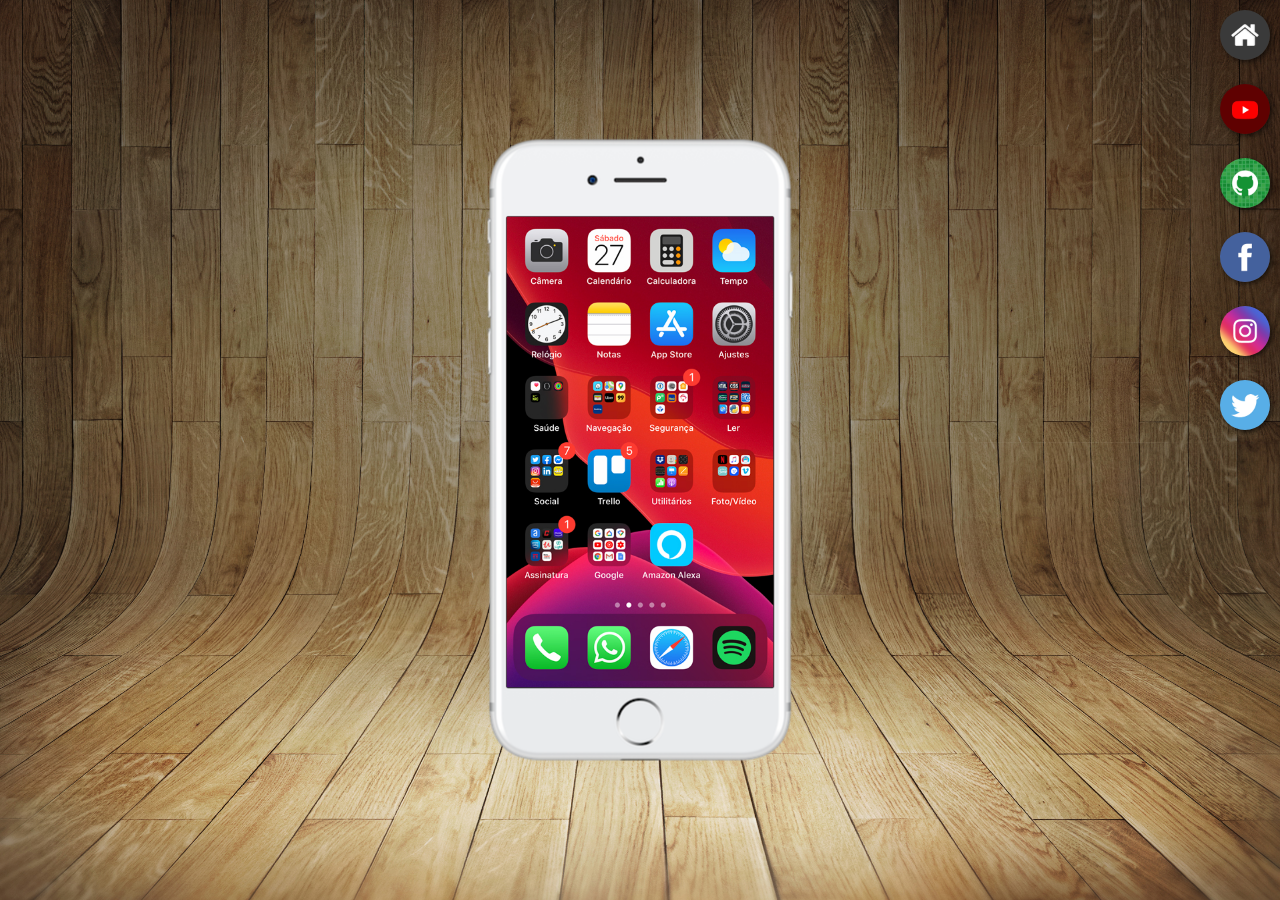
<file: index.html>
<!DOCTYPE html>
<html lang="pt-br">
<head>
    <meta charset="UTF-8">
    <meta name="viewport" content="width=device-width, initial-scale=1.0">
    <link rel="shortcut icon" href="favicon.ico" type="image/x-icon">
    <link rel="stylesheet" href="css/style.css">
    <title>Projeto redes sociais</title>
</head>
<body>
    <main>
        <section id="telefone">
            <iframe src="home.html" name="tela" id="tela" frameborder="0">
                Seu navegador não é compatível com isso.
            </iframe>
        </section>

        <section id="redes-sociais">
            <a href="home.html" target="tela">
                <img src="img/logo-home.jpg" alt="Logo da casa (home)">
            </a><br>
            <a href="youtube.html" target="tela">
                <img src="img/logo-youtube.jpg" alt="Logo do Youtube">
            </a><br>
            <a href="github.html" target="tela">
                <img src="img/logo-github.jpg" alt="Logo do GitHub">
            </a><br>
            <a href="facebook.html" target="tela">
                <img src="img/logo-facebook.jpg" alt="Logo do facebook">
            </a><br>
            <a href="instagram.html" target="tela">
                <img src="img/logo-instagram.jpg" alt="
                Logo do instagram">
            </a><br>
            <a href="twitter.html" target="tela">
                <img src="img/logo-twitter.jpg" alt="Logo do twitter">
            </a>
        </section>
    </main>
</body>
</html>
</file>
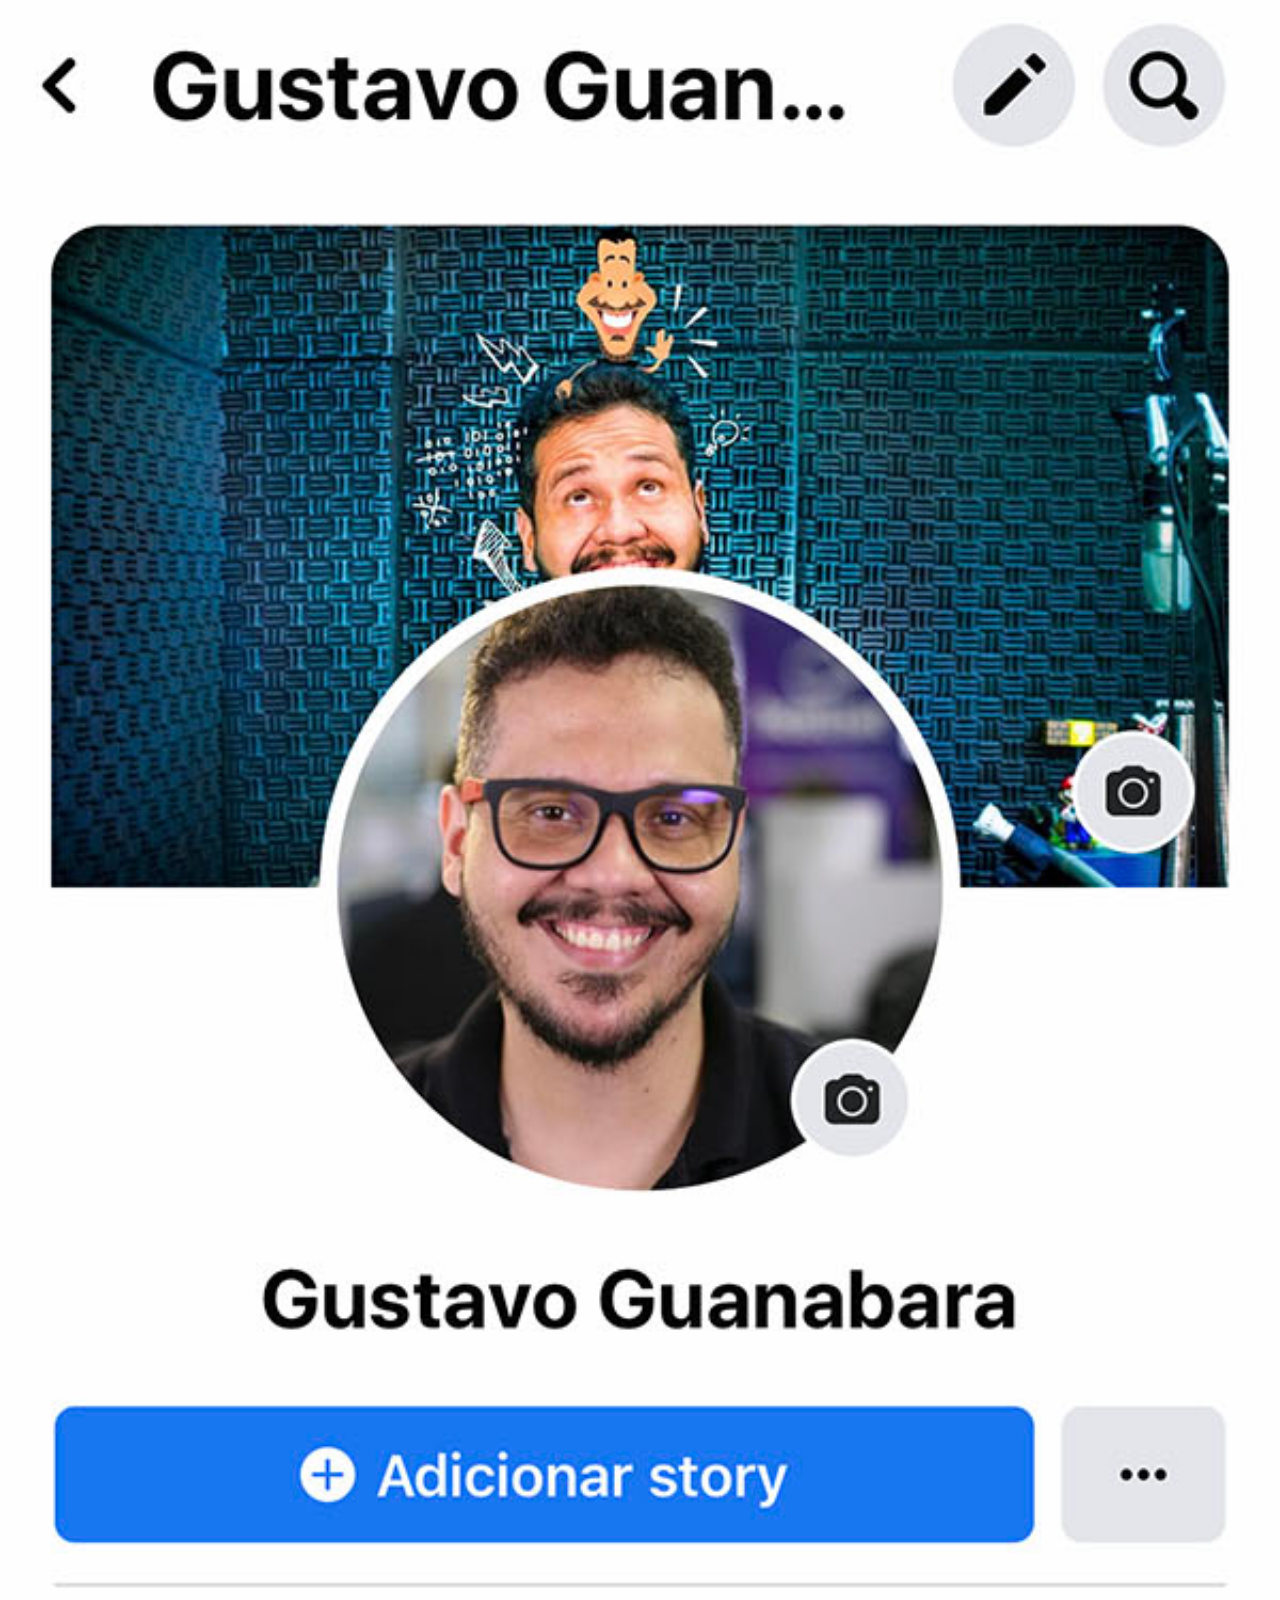
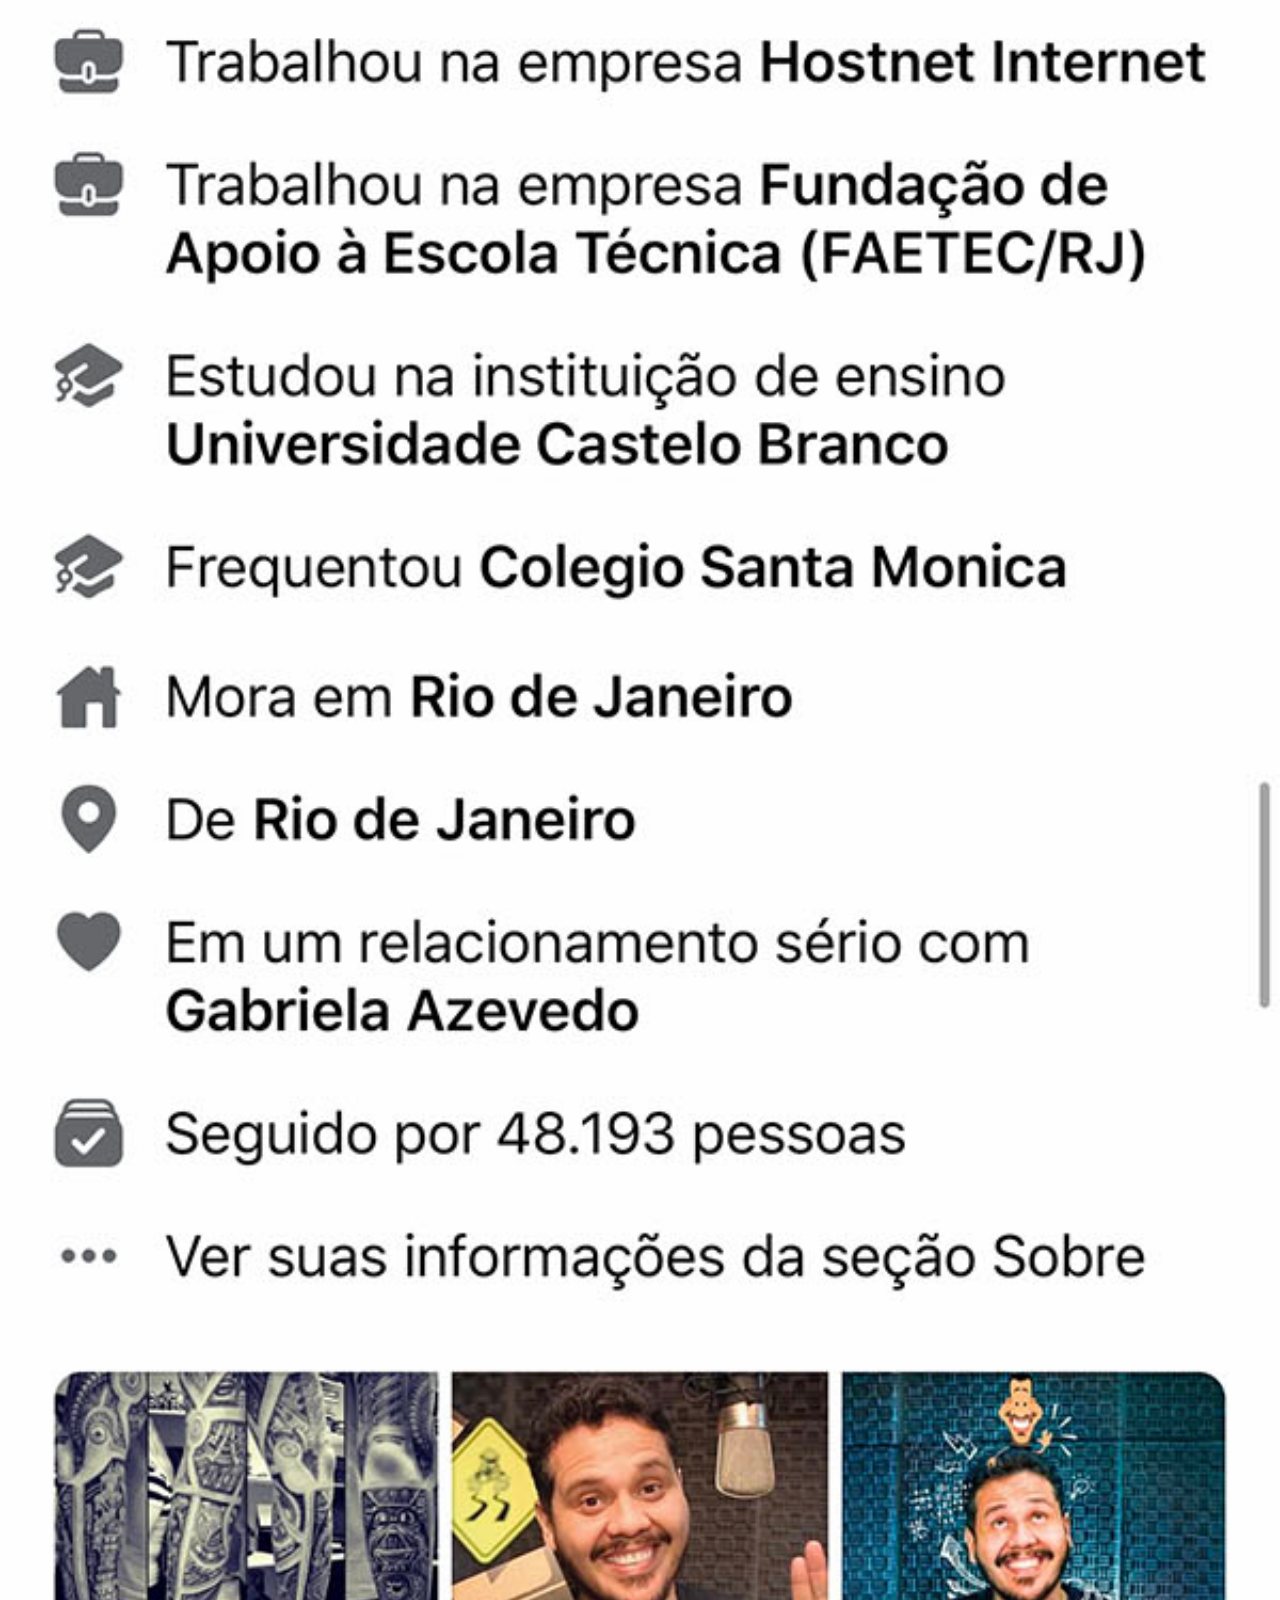
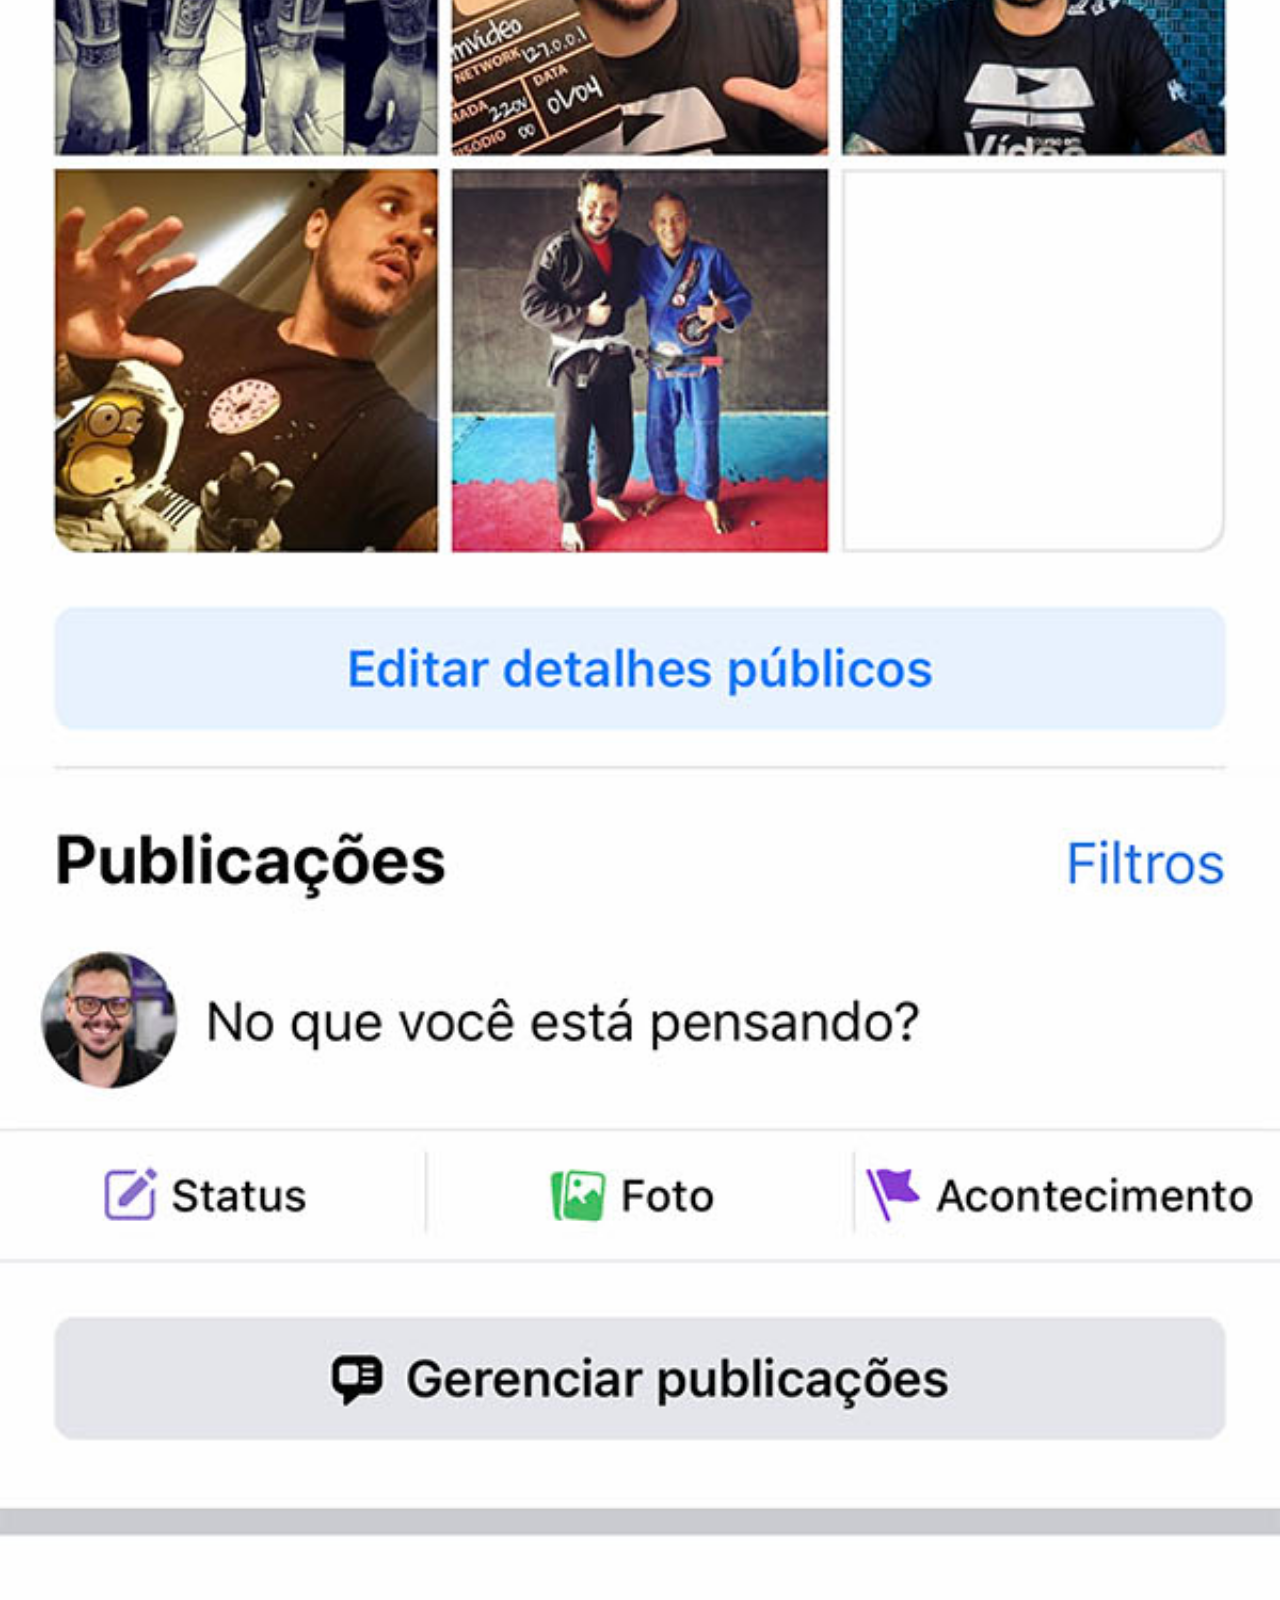
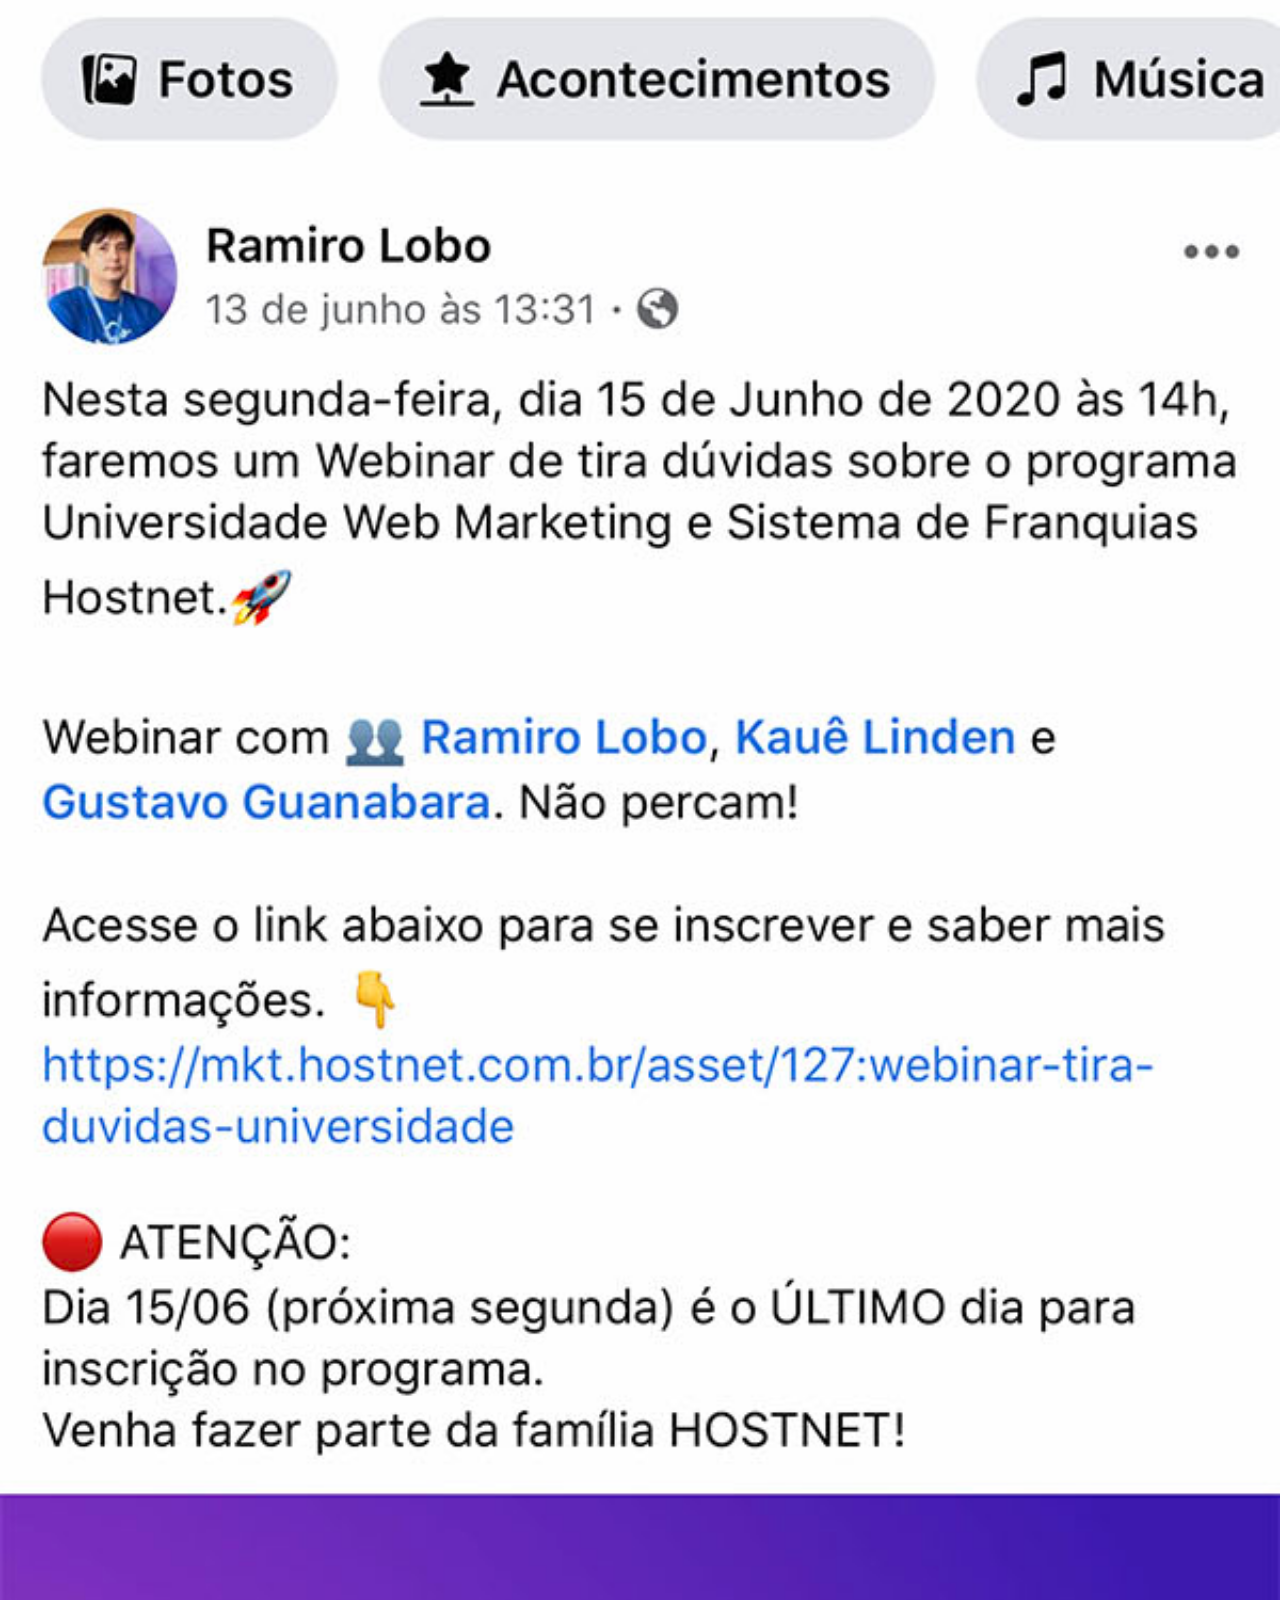
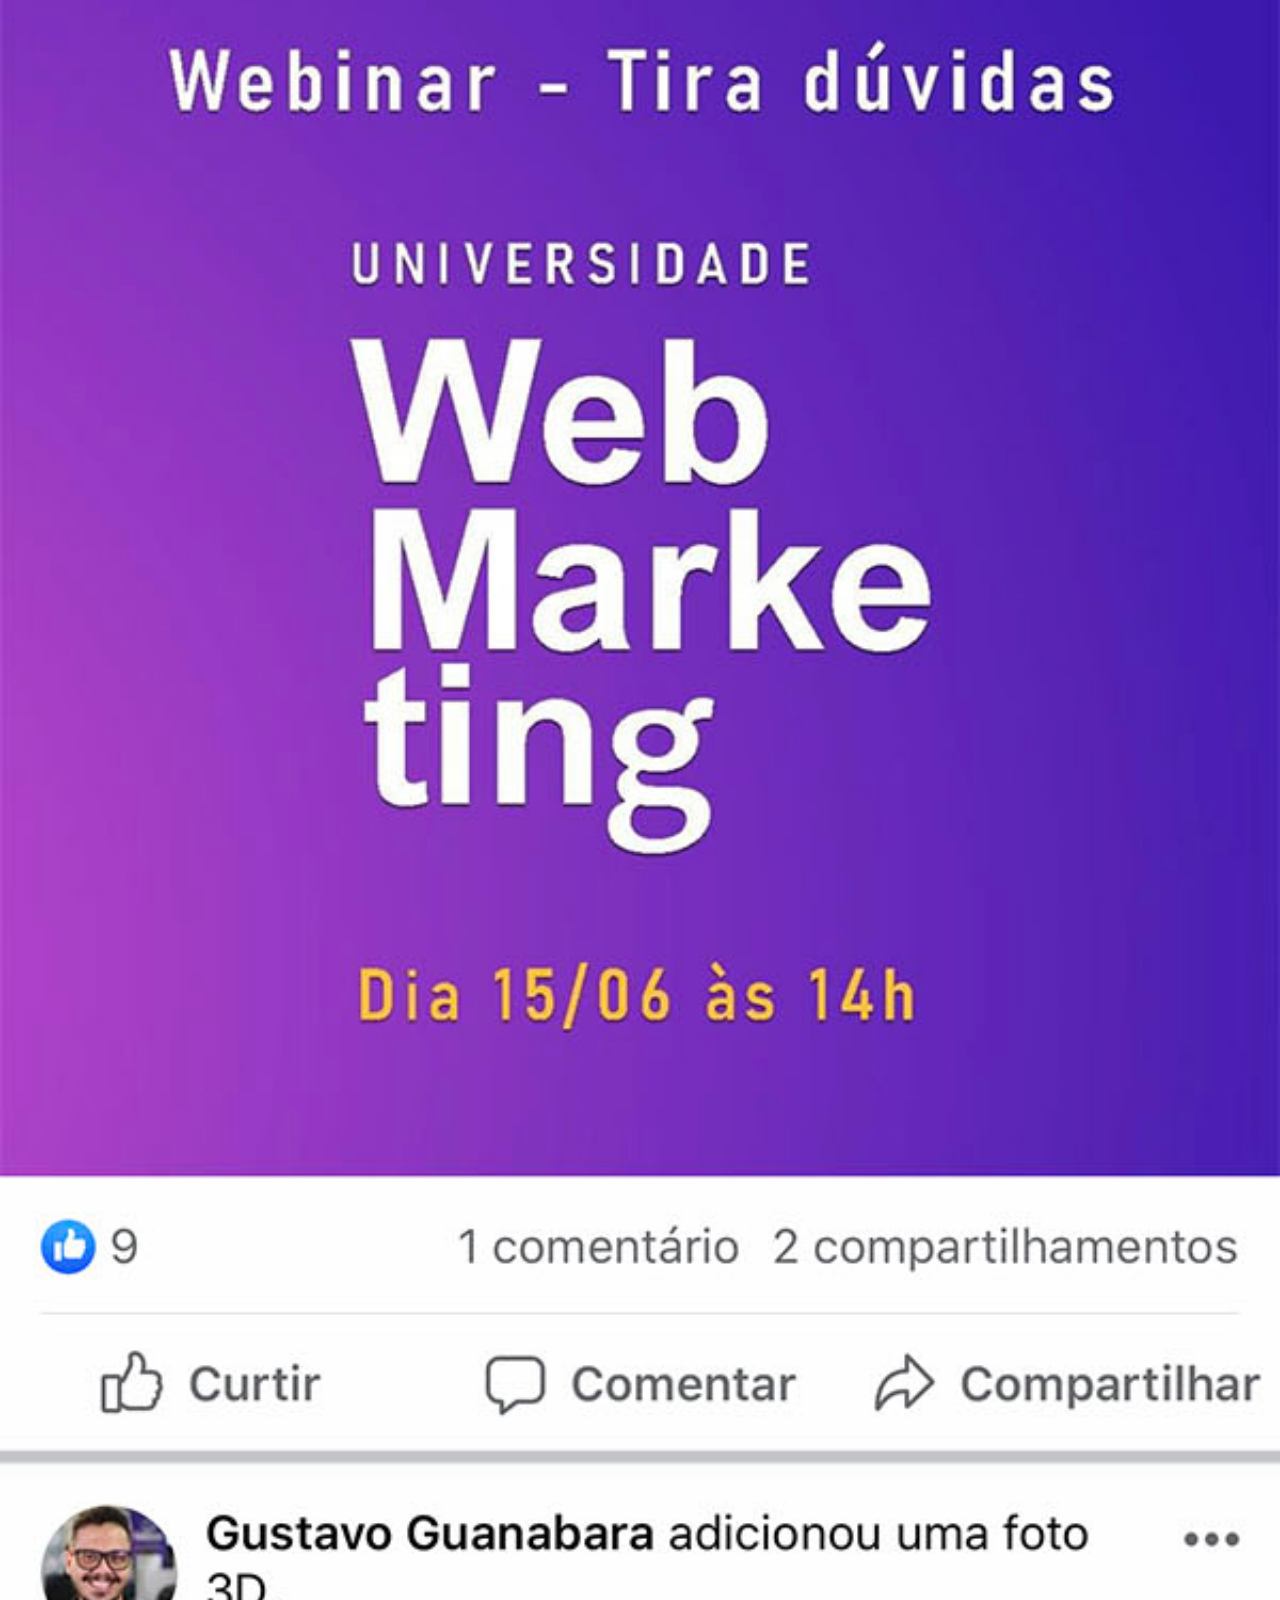
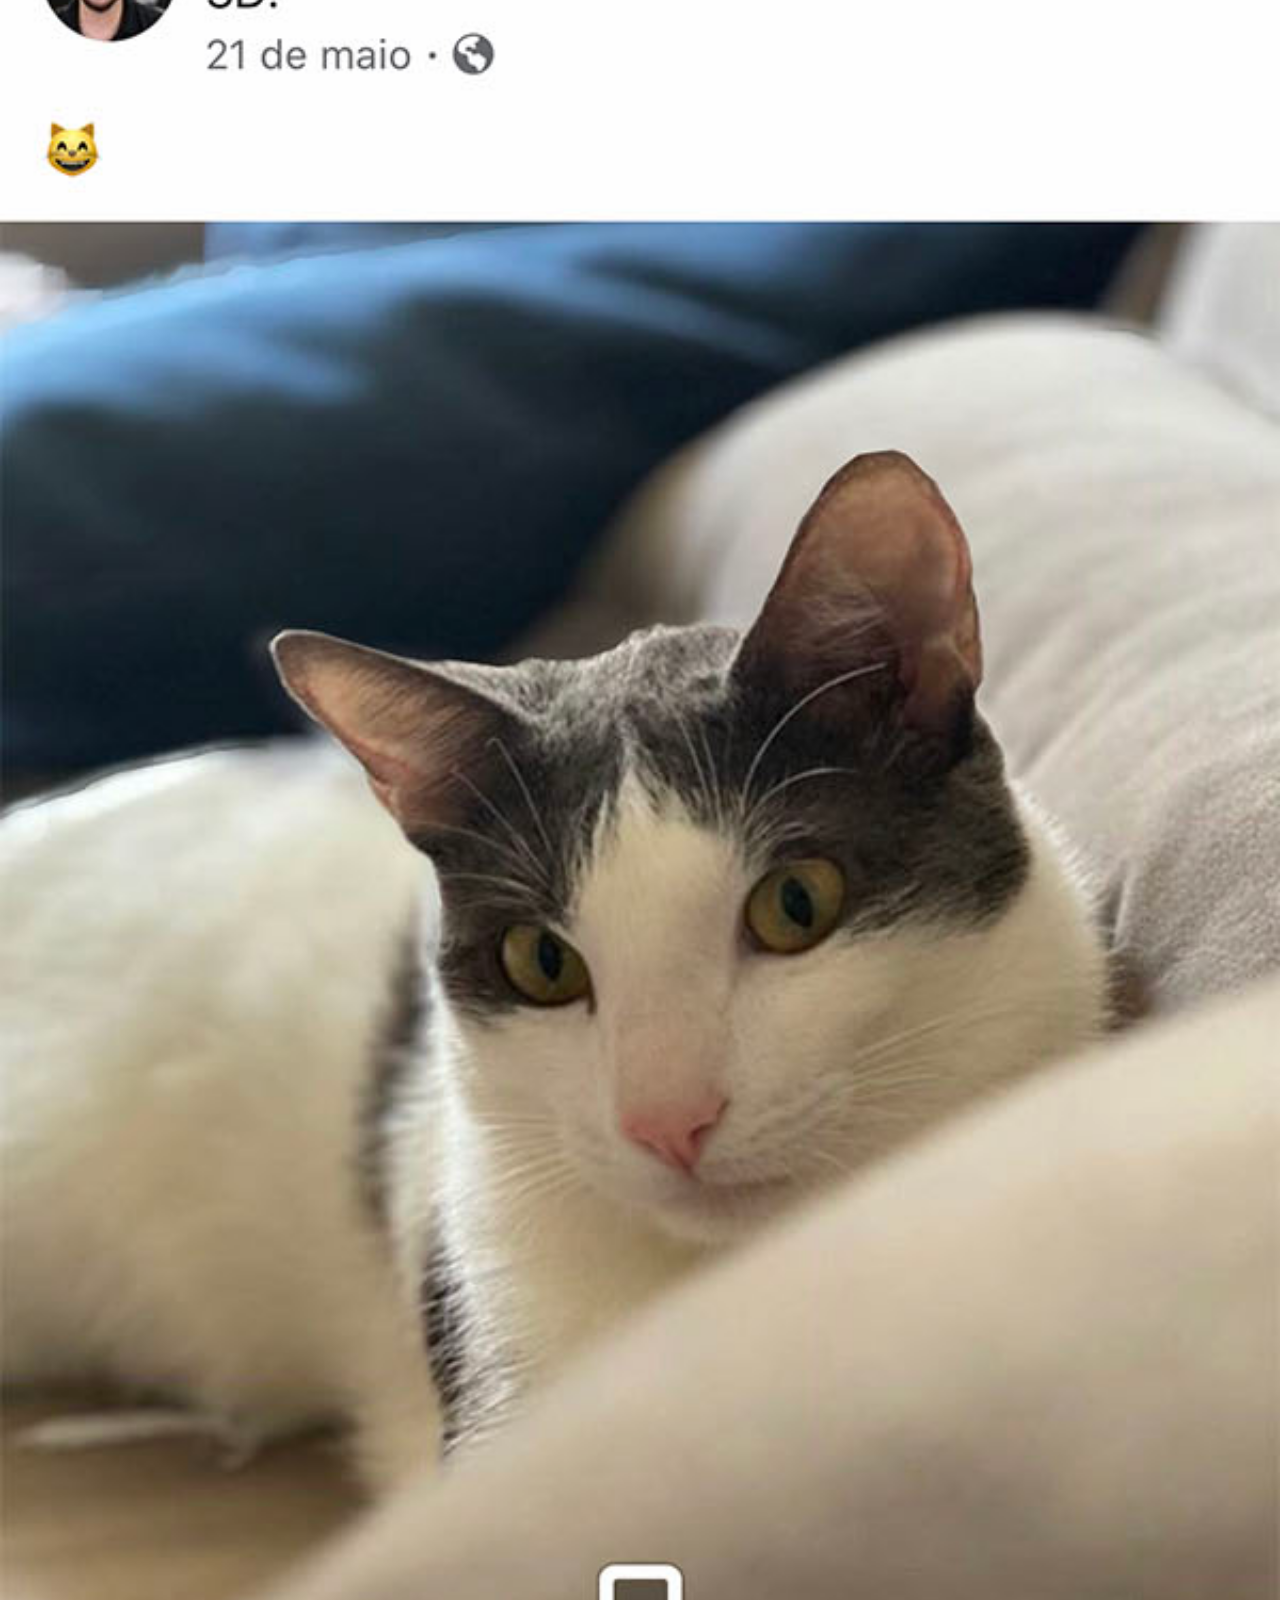
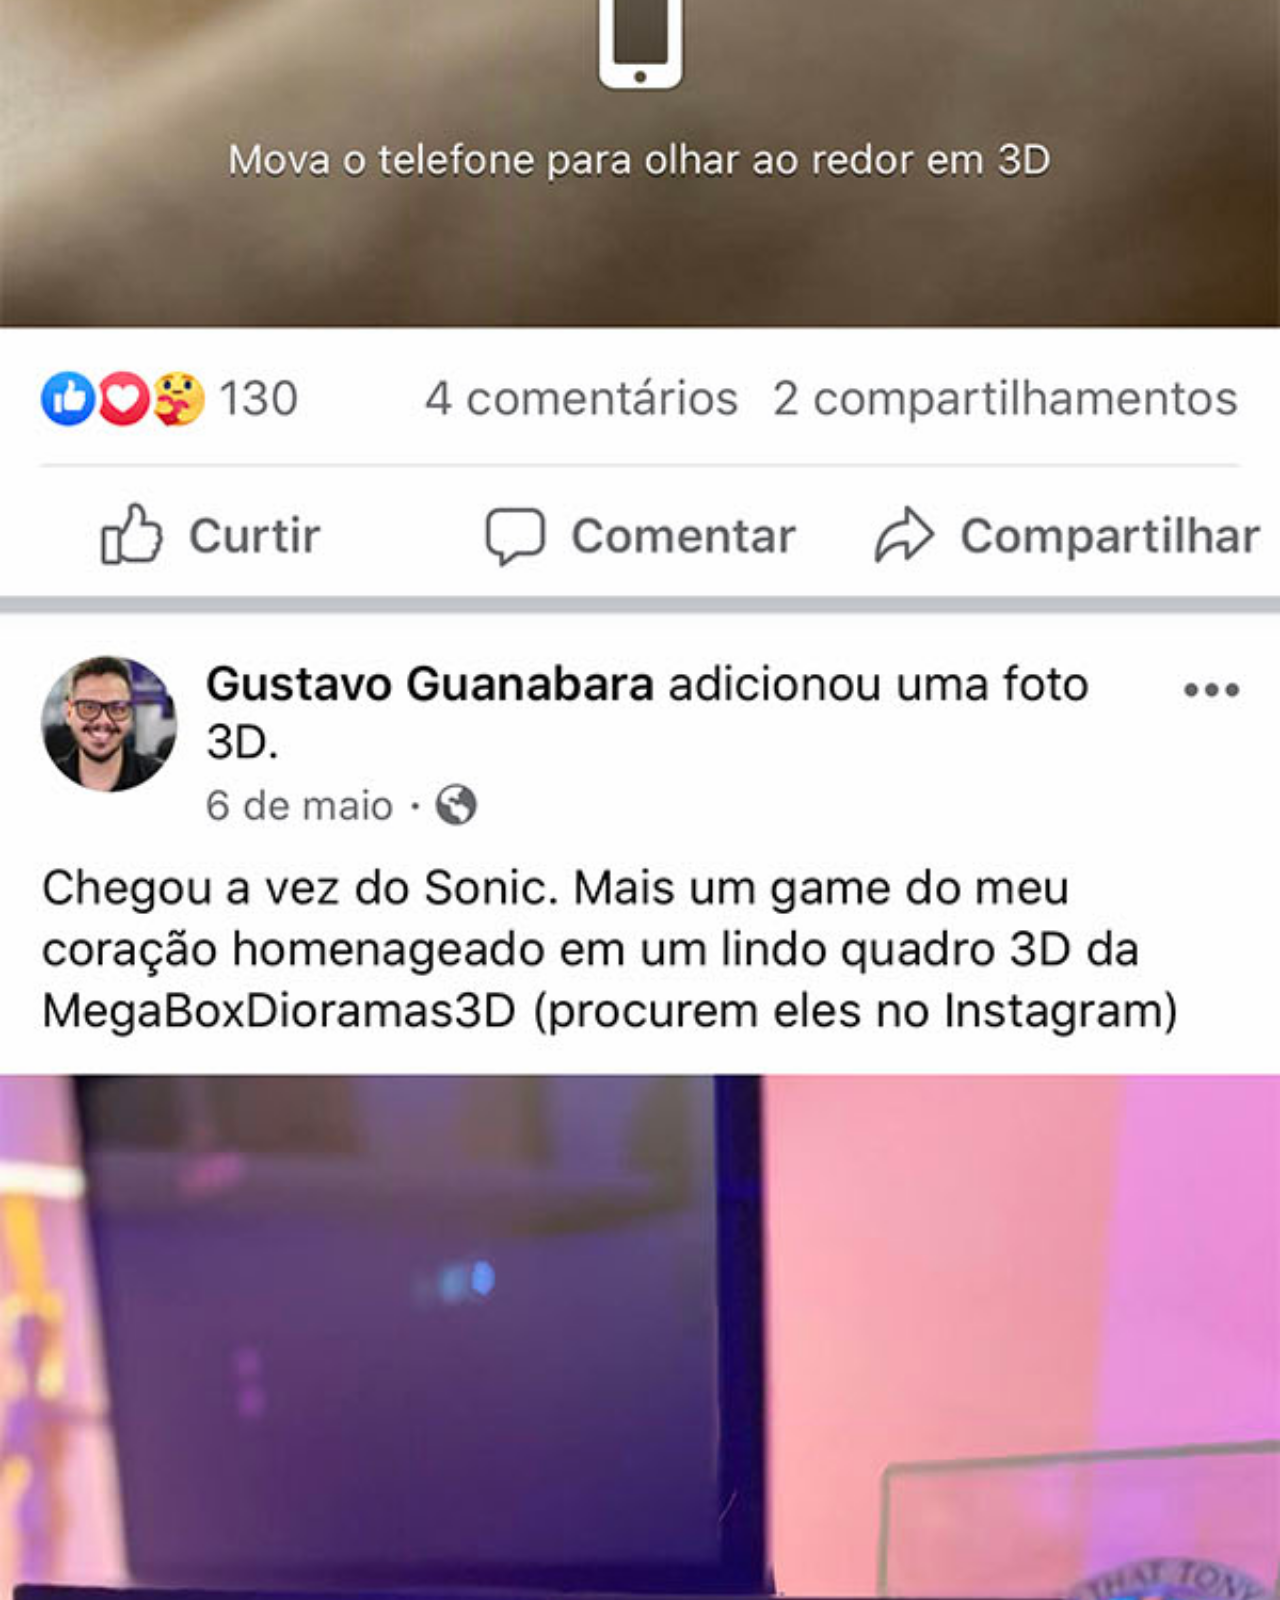
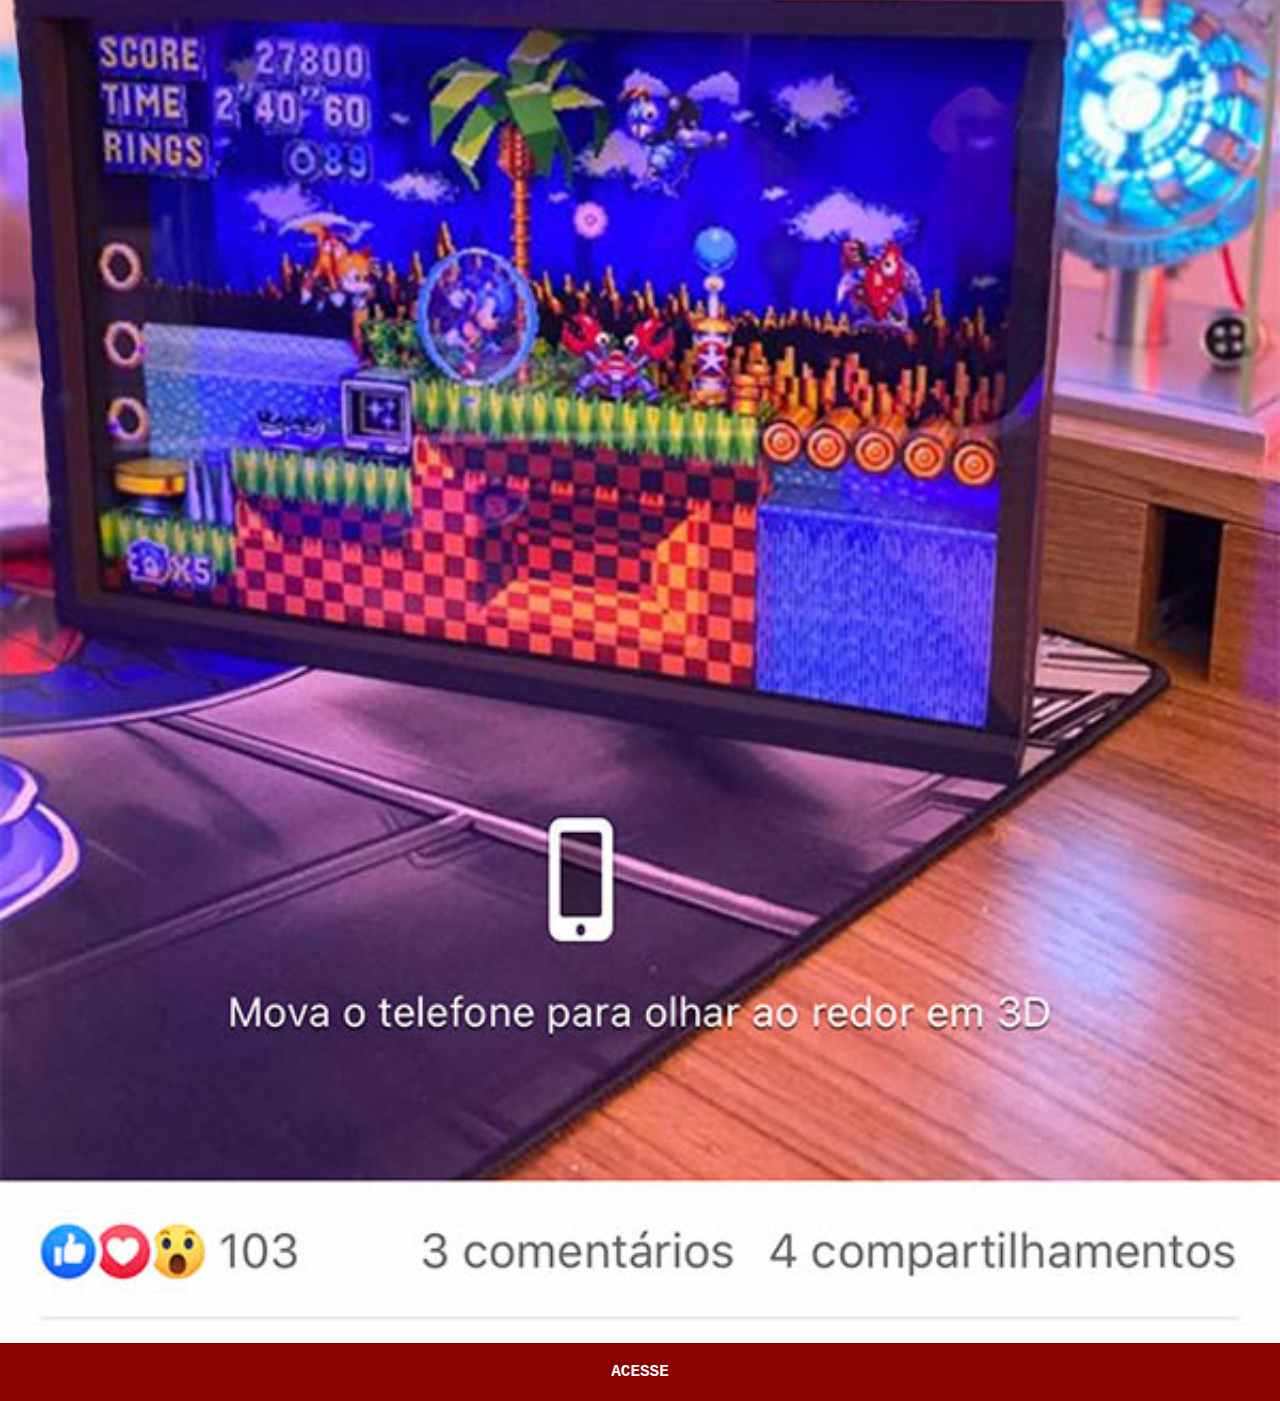
<file: facebook.html>
<!DOCTYPE html>
<html lang="pt-br">
<head>
    <meta charset="UTF-8">
    <meta name="viewport" content="width=device-width, initial-scale=1.0">
    <title>Facebook</title>
    <link rel="stylesheet" href="css/social.css">
</head>
<body>
    <img src="img/tela-facebook.jpg" alt="Facebook">
    <a href="#">ACESSE</a>
</body>
</html>
</file>
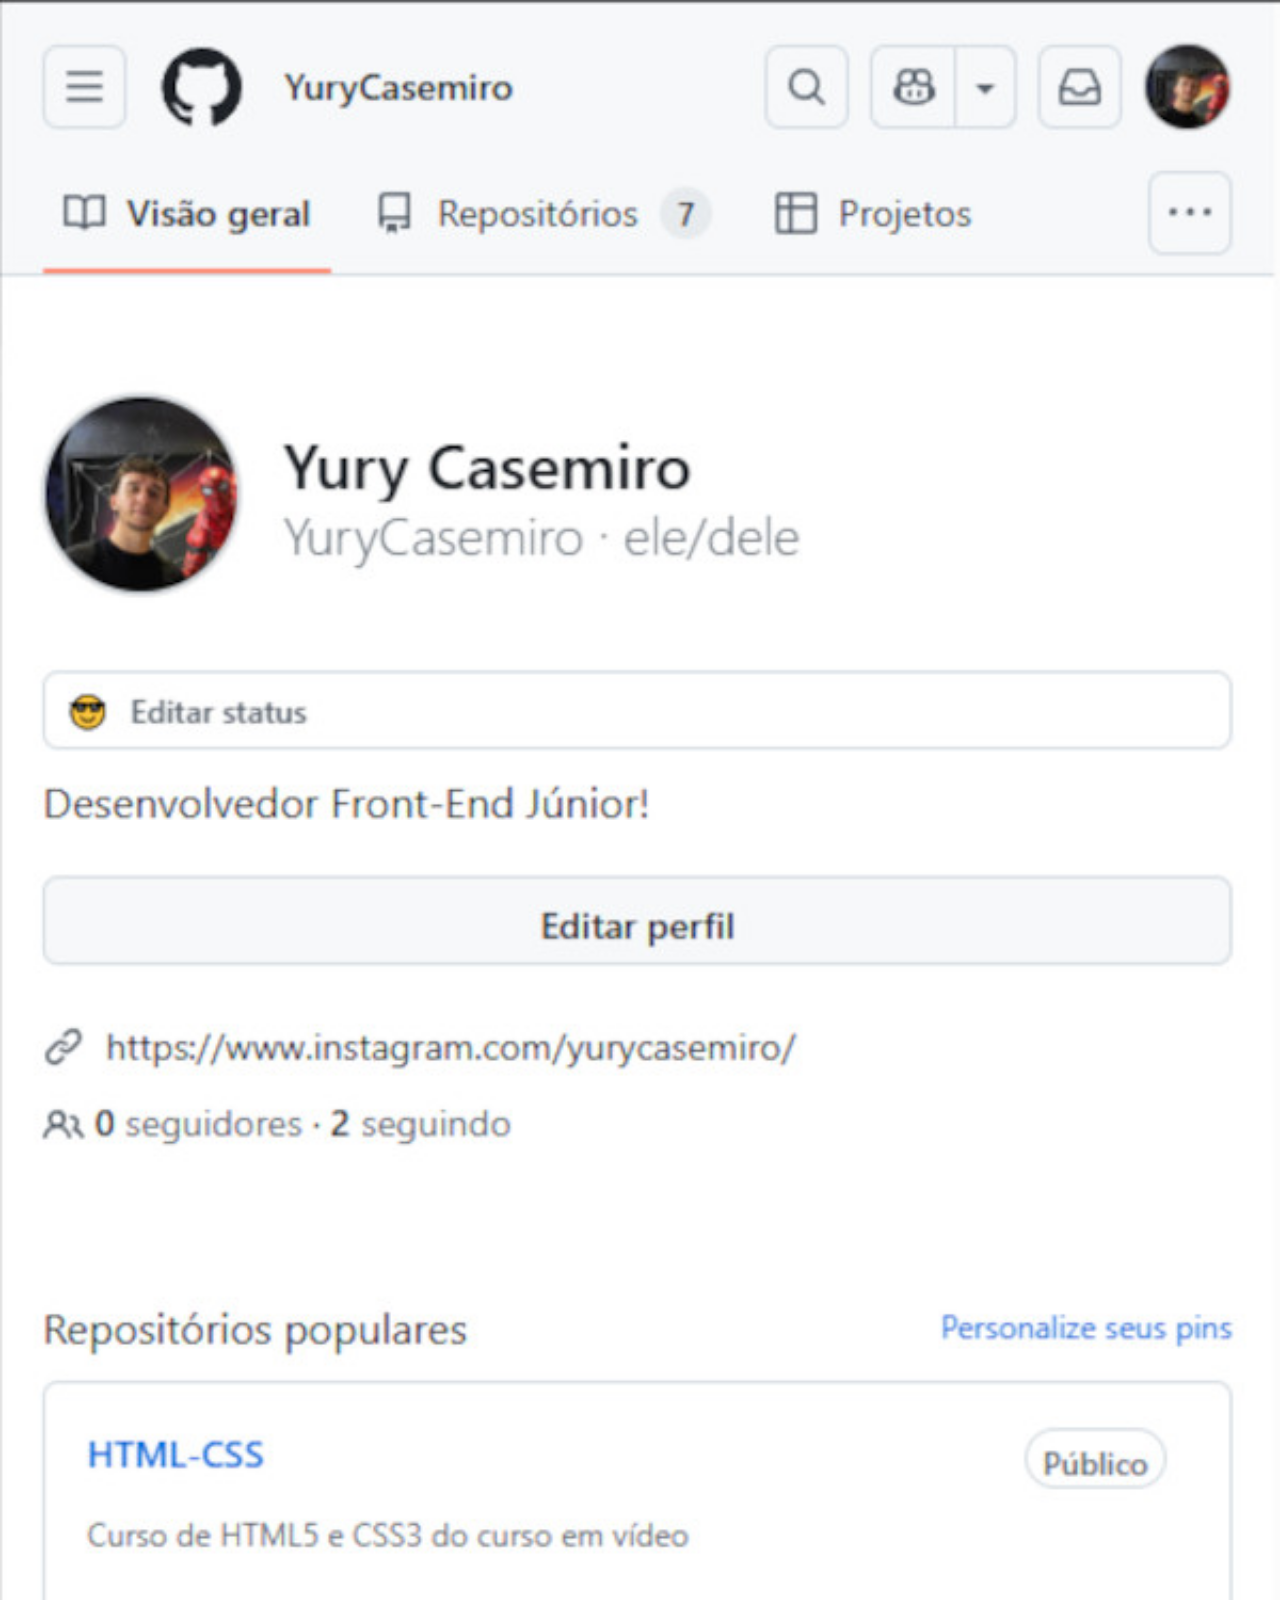
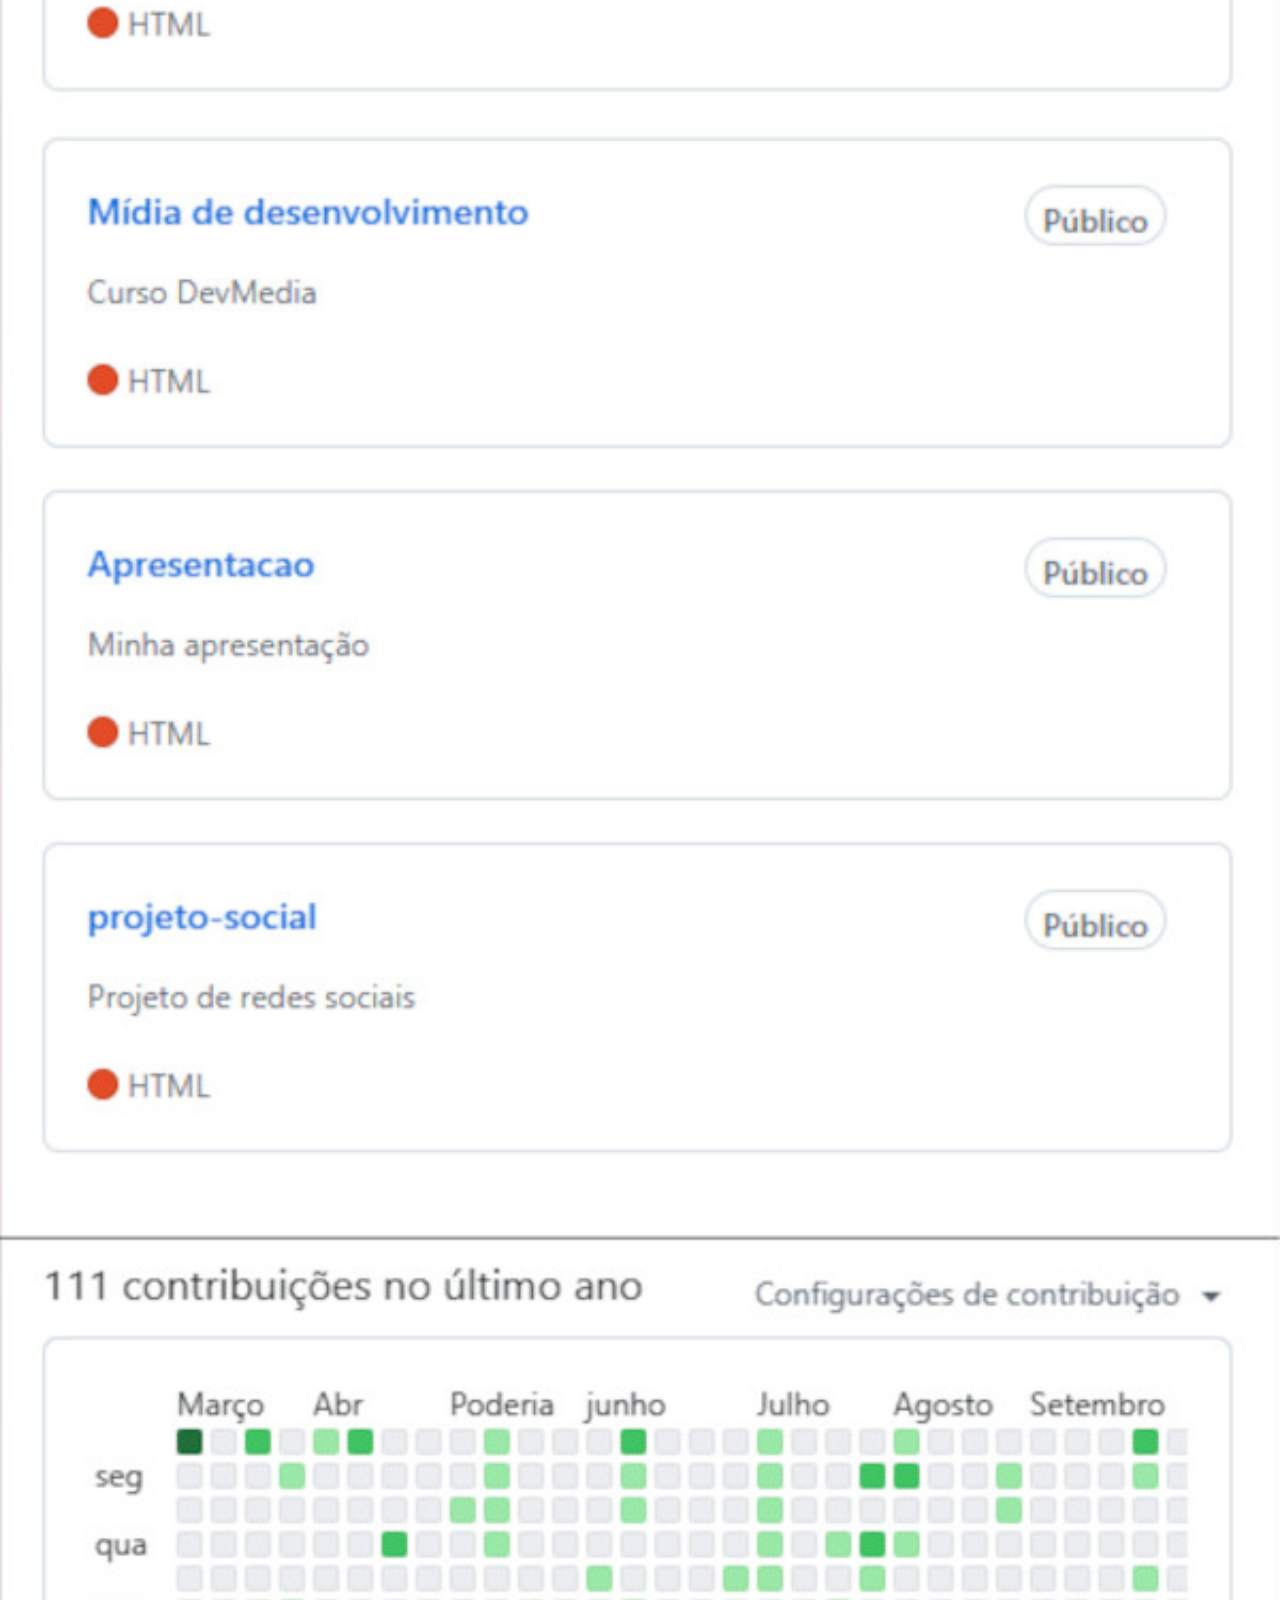
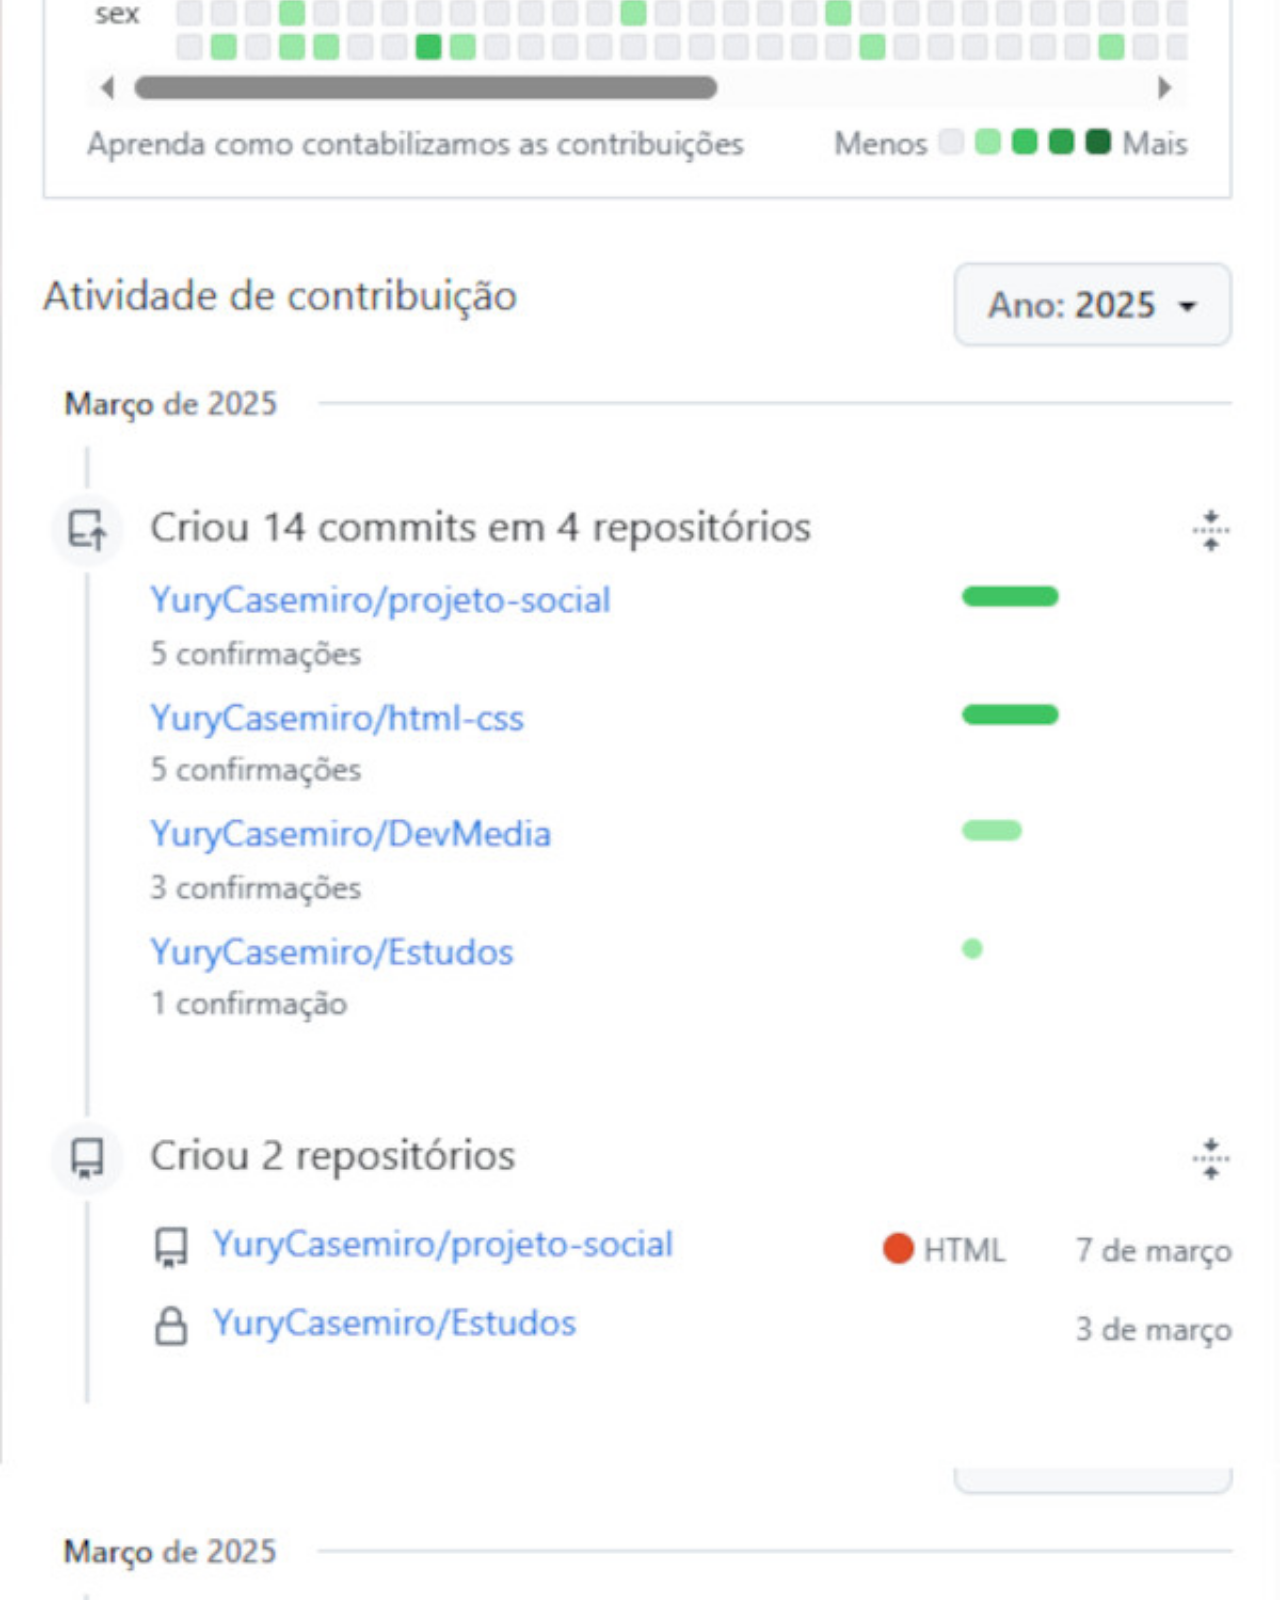
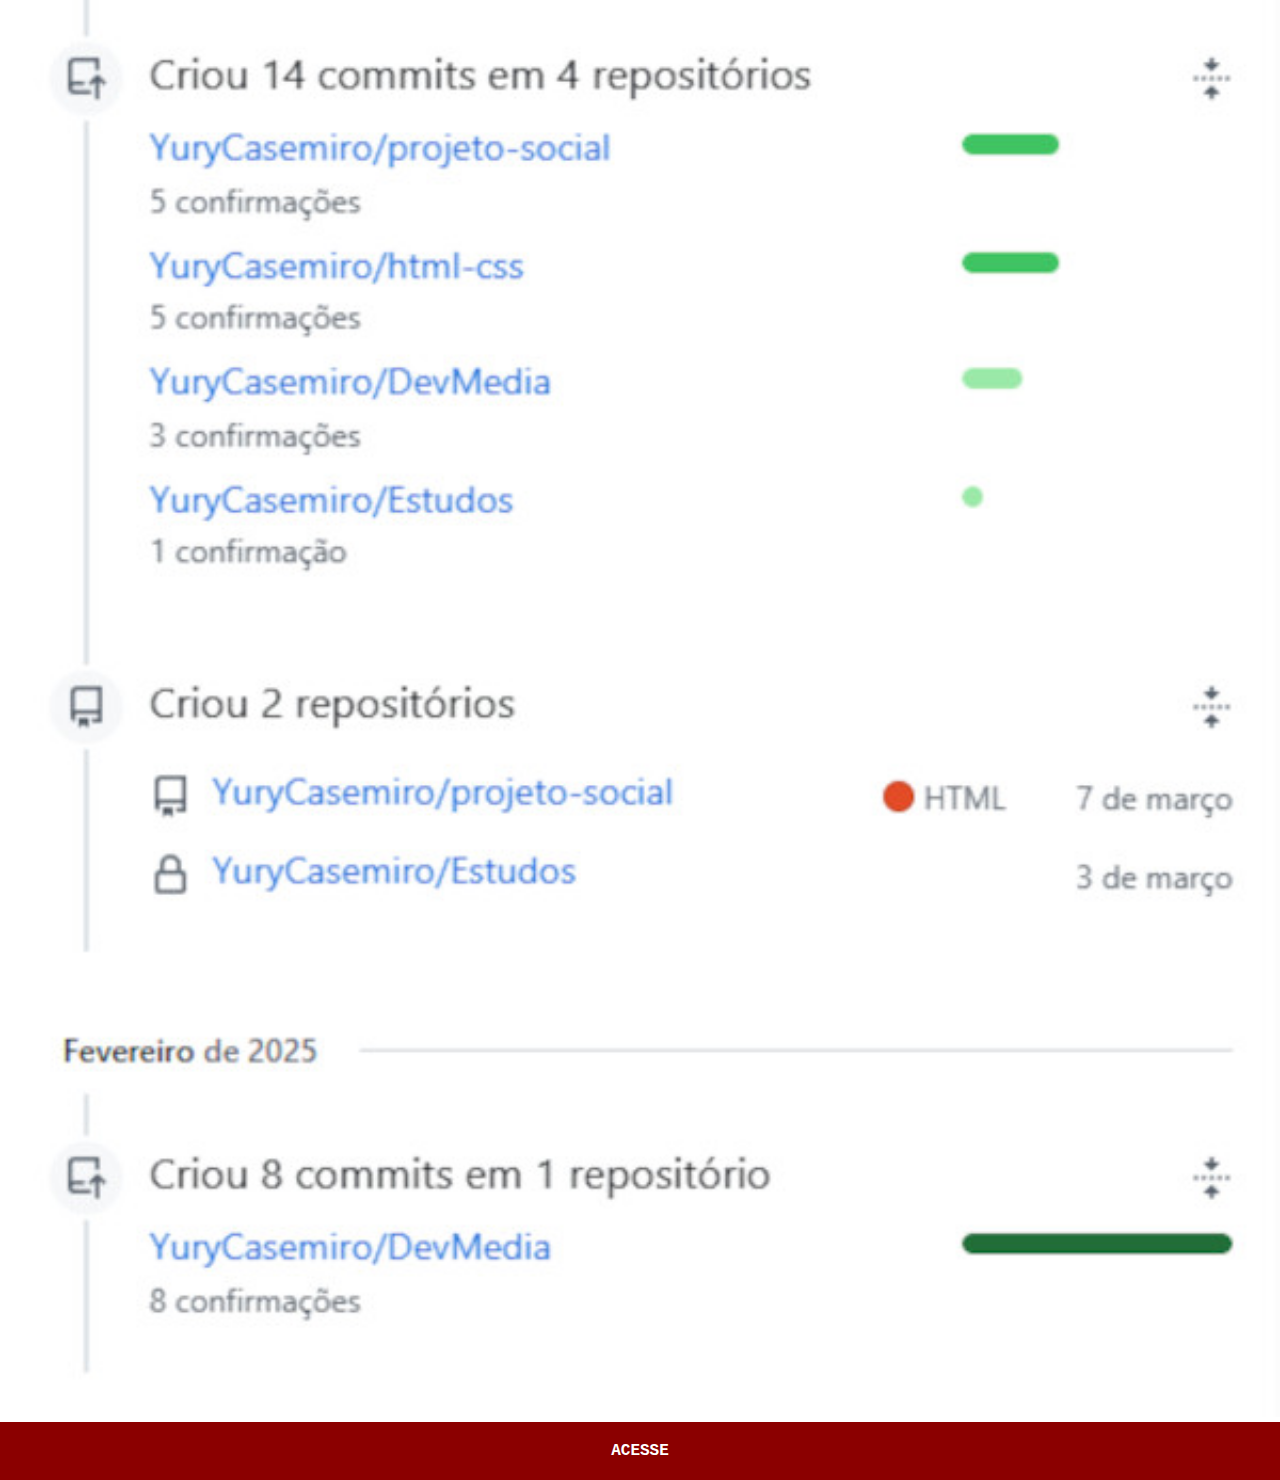
<file: github.html>
<!DOCTYPE html>
<html lang="pt-br">
<head>
    <meta charset="UTF-8">
    <meta name="viewport" content="width=device-width, initial-scale=1.0">
    <title>GitHub</title>
    <link rel="stylesheet" href="css/social.css">
</head>
<body>
    <img src="img/tela-github-yury.jpg" alt="GitHub">
    <a href="https://github.com/YuryCasemiro" target="_blank">ACESSE</a>
</body>
</html>
</file>
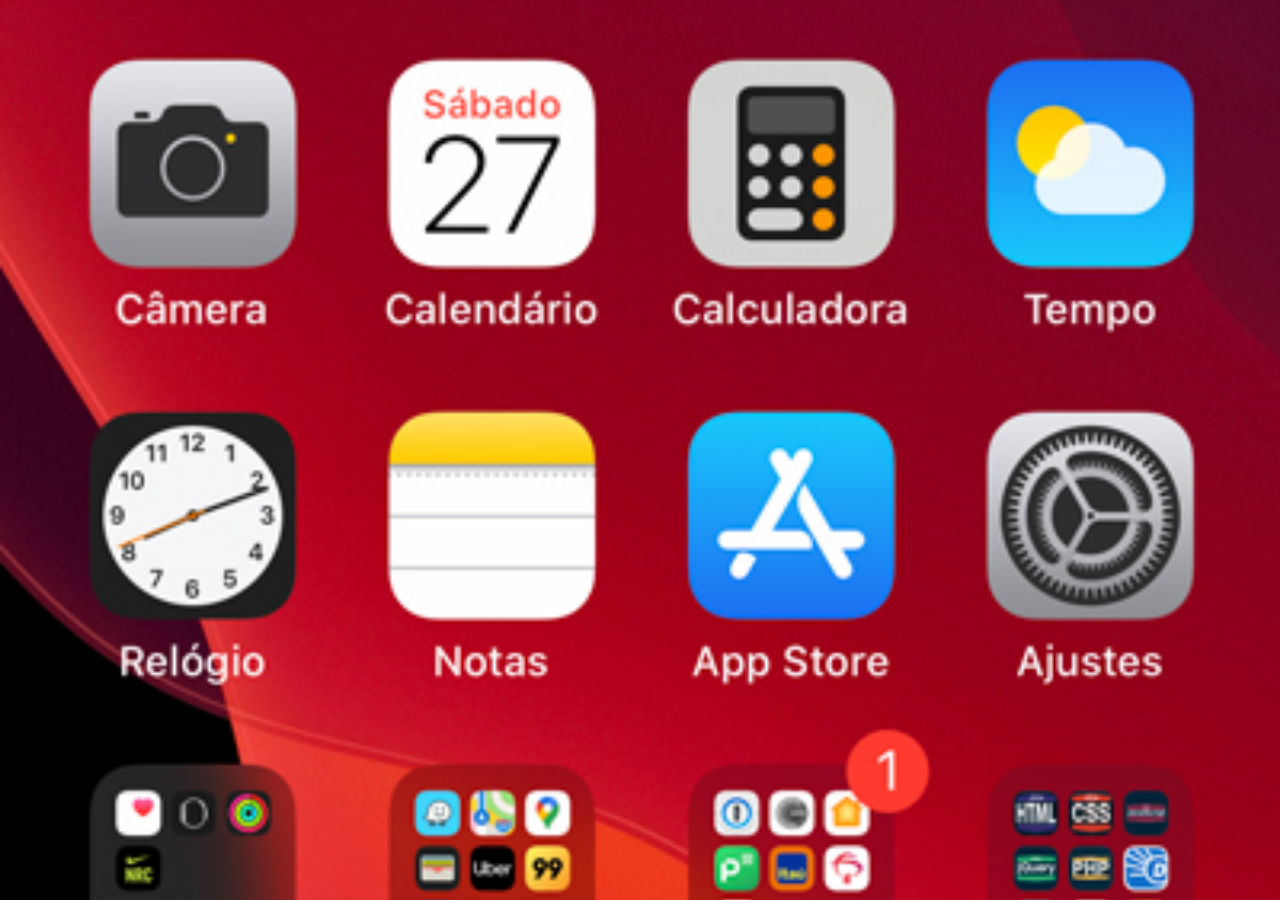
<file: home.html>
<!DOCTYPE html>
<html lang="pt-br">
<head>
    <meta charset="UTF-8">
    <meta name="viewport" content="width=device-width, initial-scale=1.0">
    <title>home

    </title>
</head>
<style>
    *{
        margin: 0px;
        padding: 0px;
    }

    body {
        width: 100vw;
        height: 100vh;
        background: black url(img/tela-home.jpg) no-repeat top center;
        background-size: cover;
    }
</style>
<body>
    
</body>
</html>
</file>
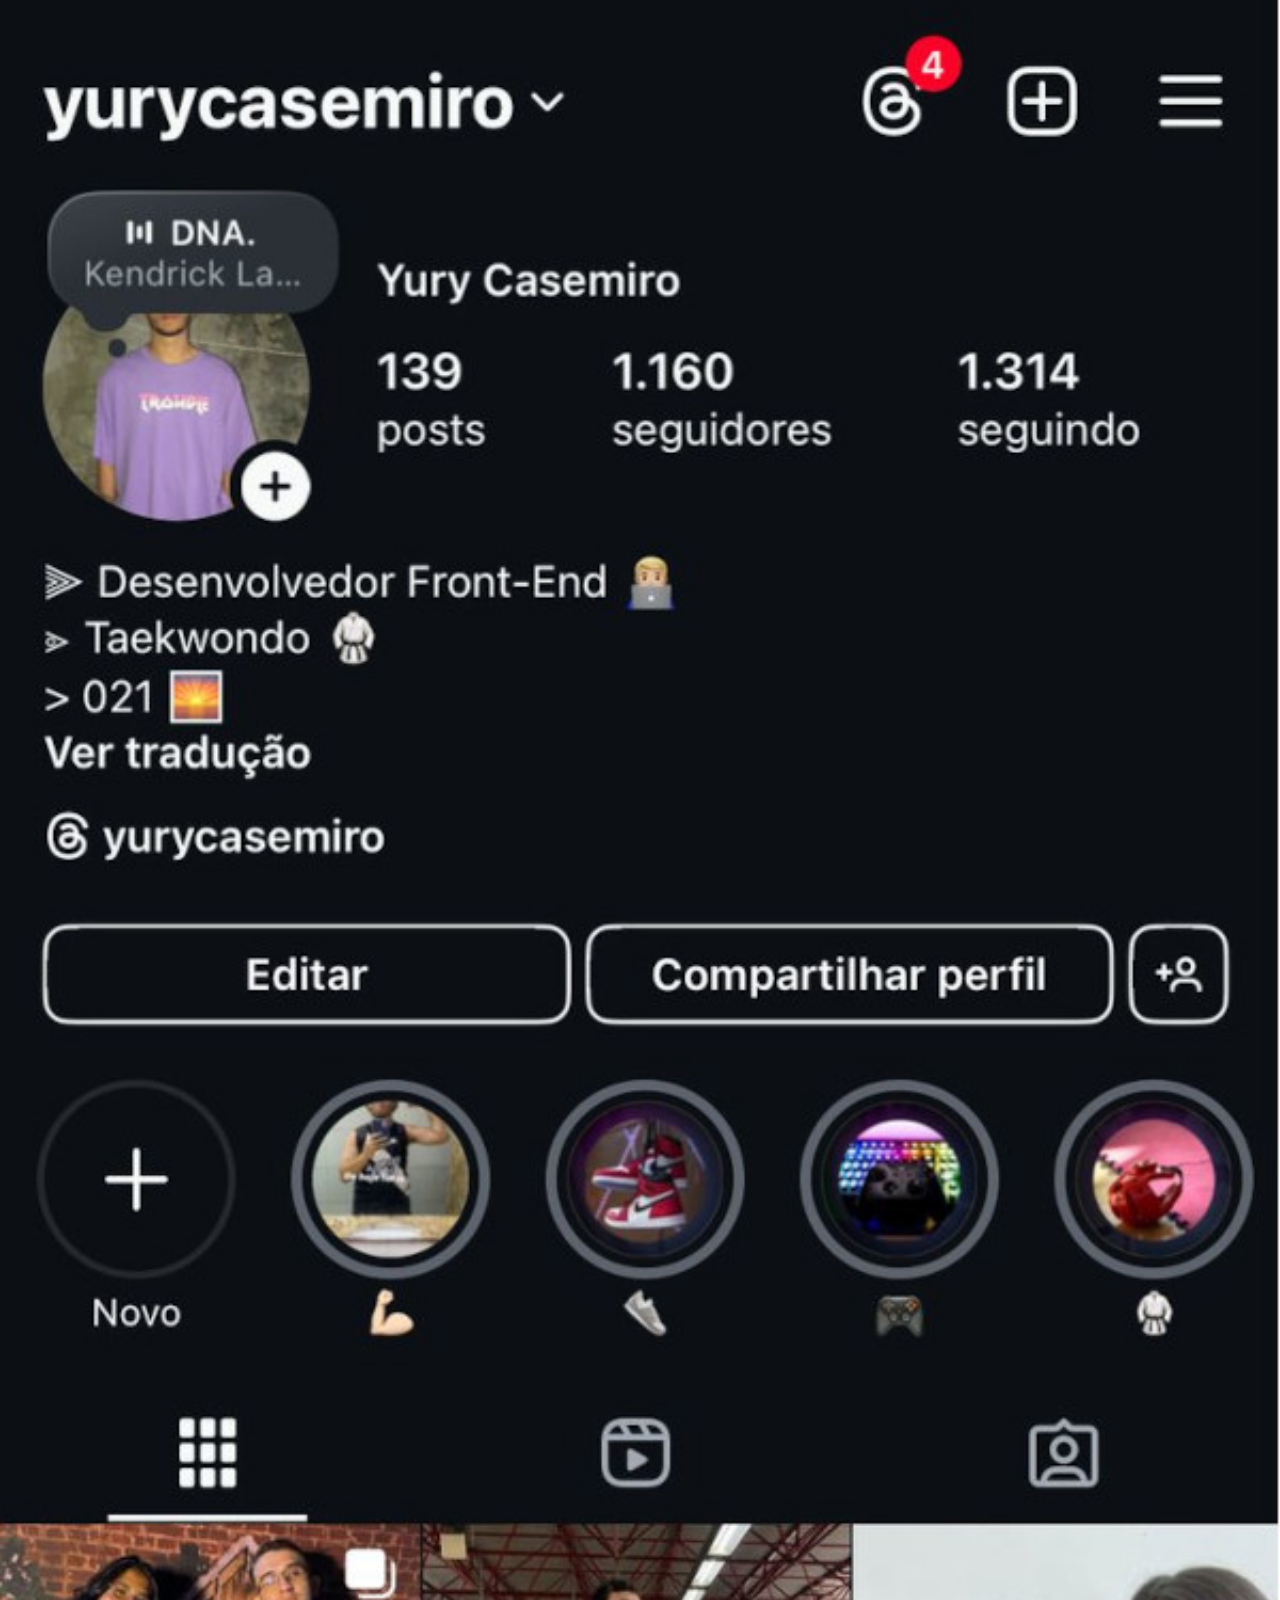
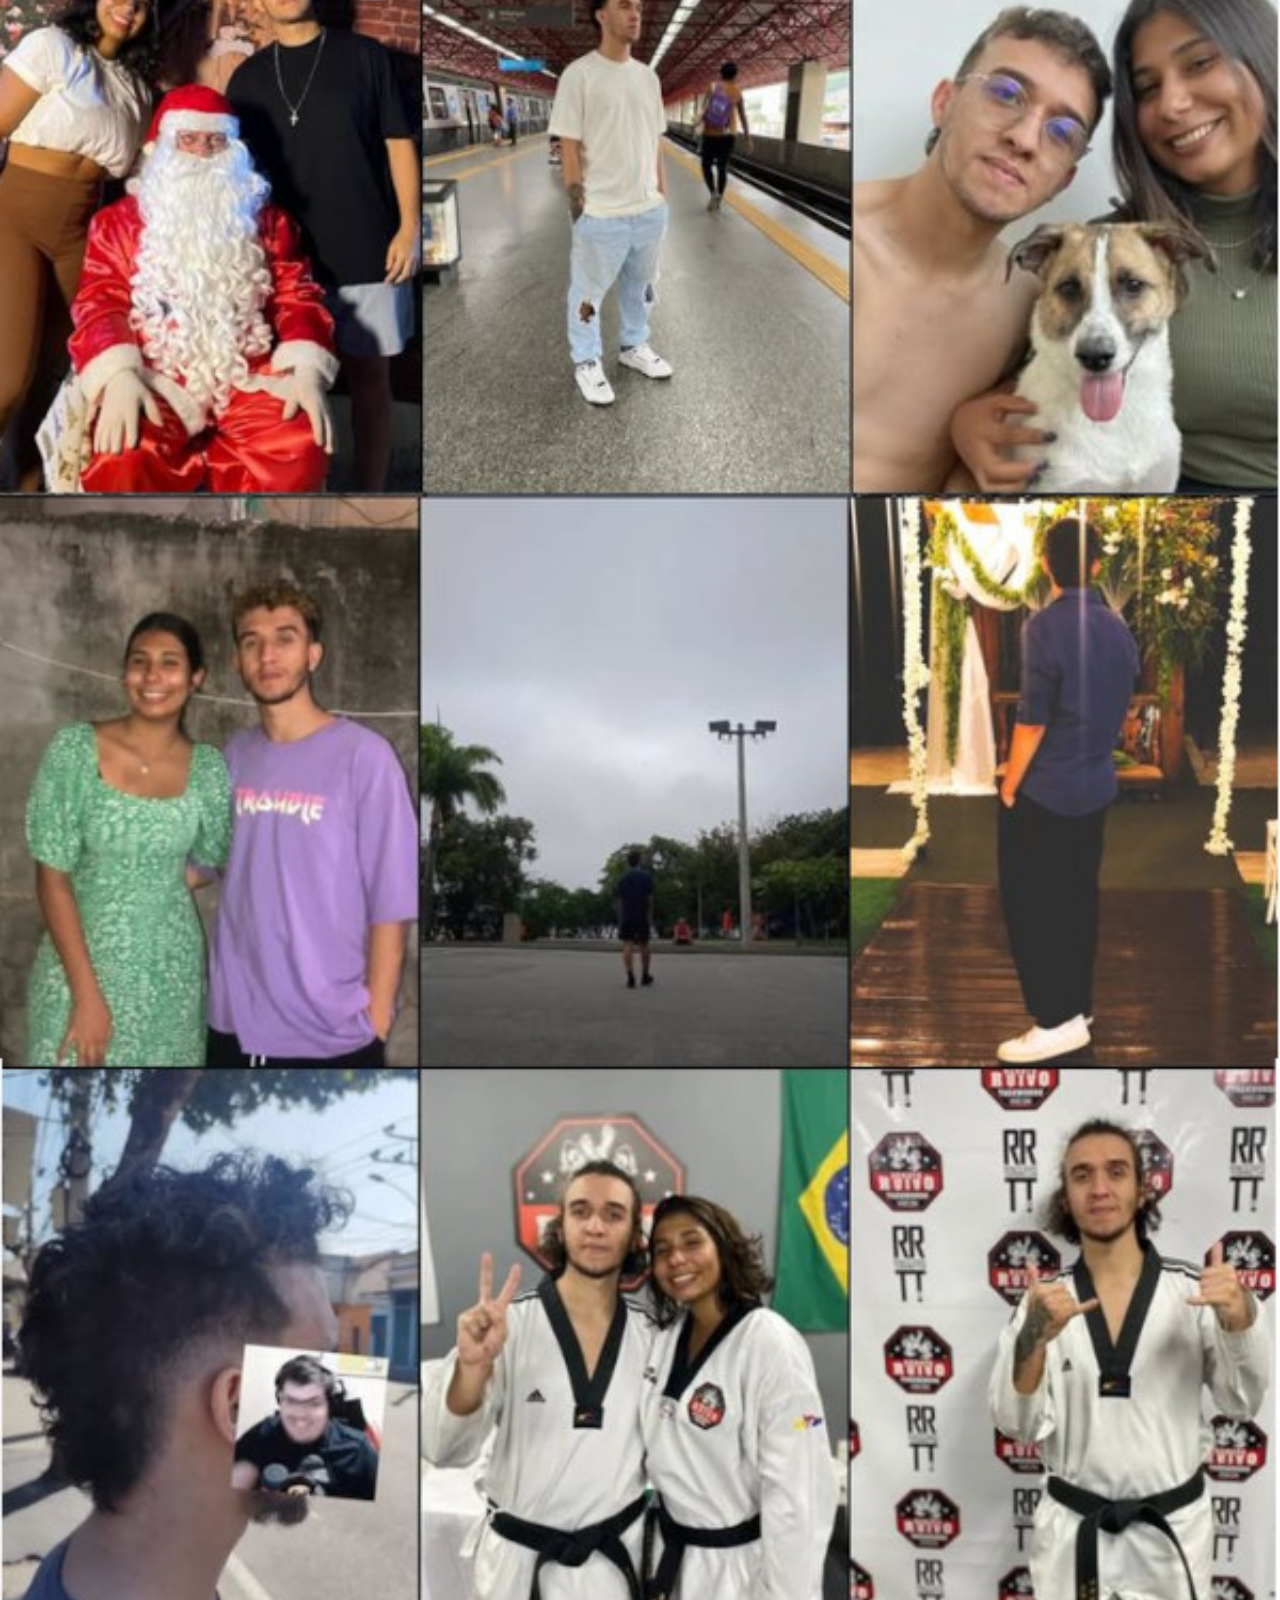
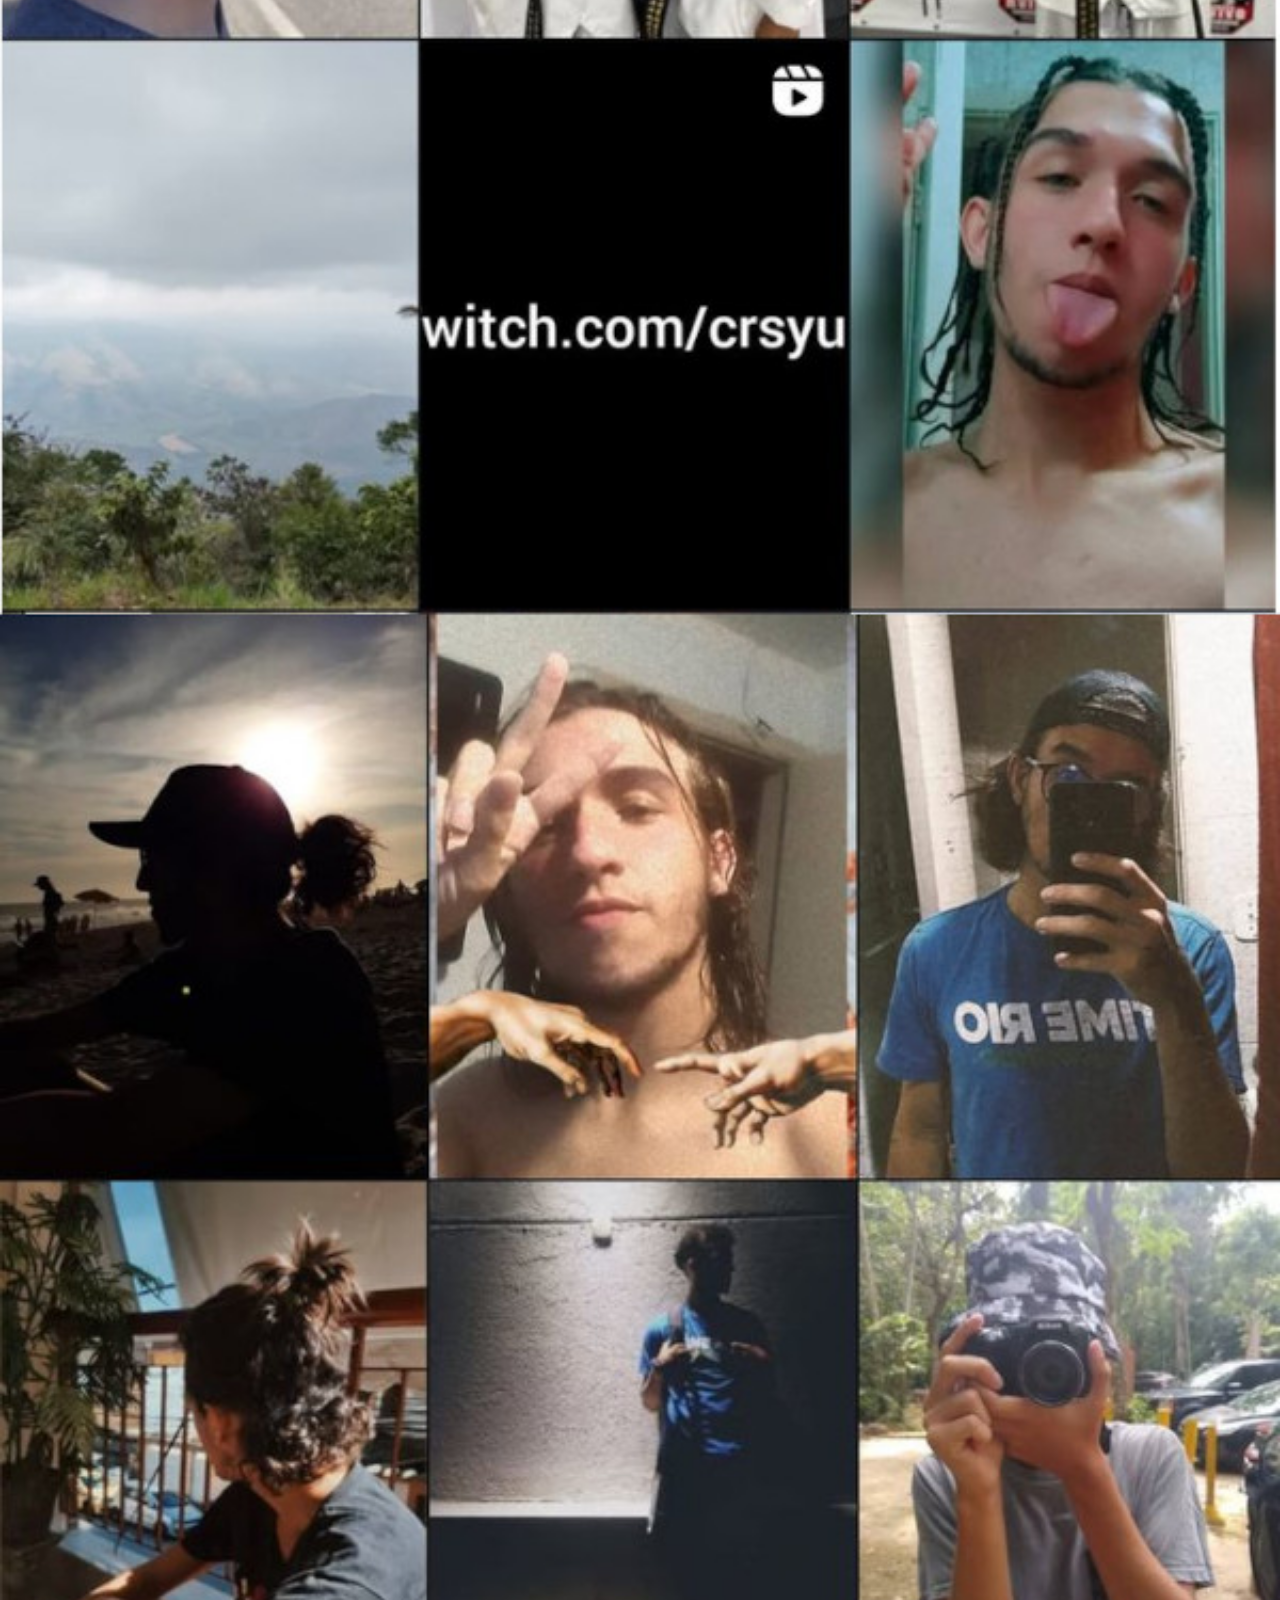
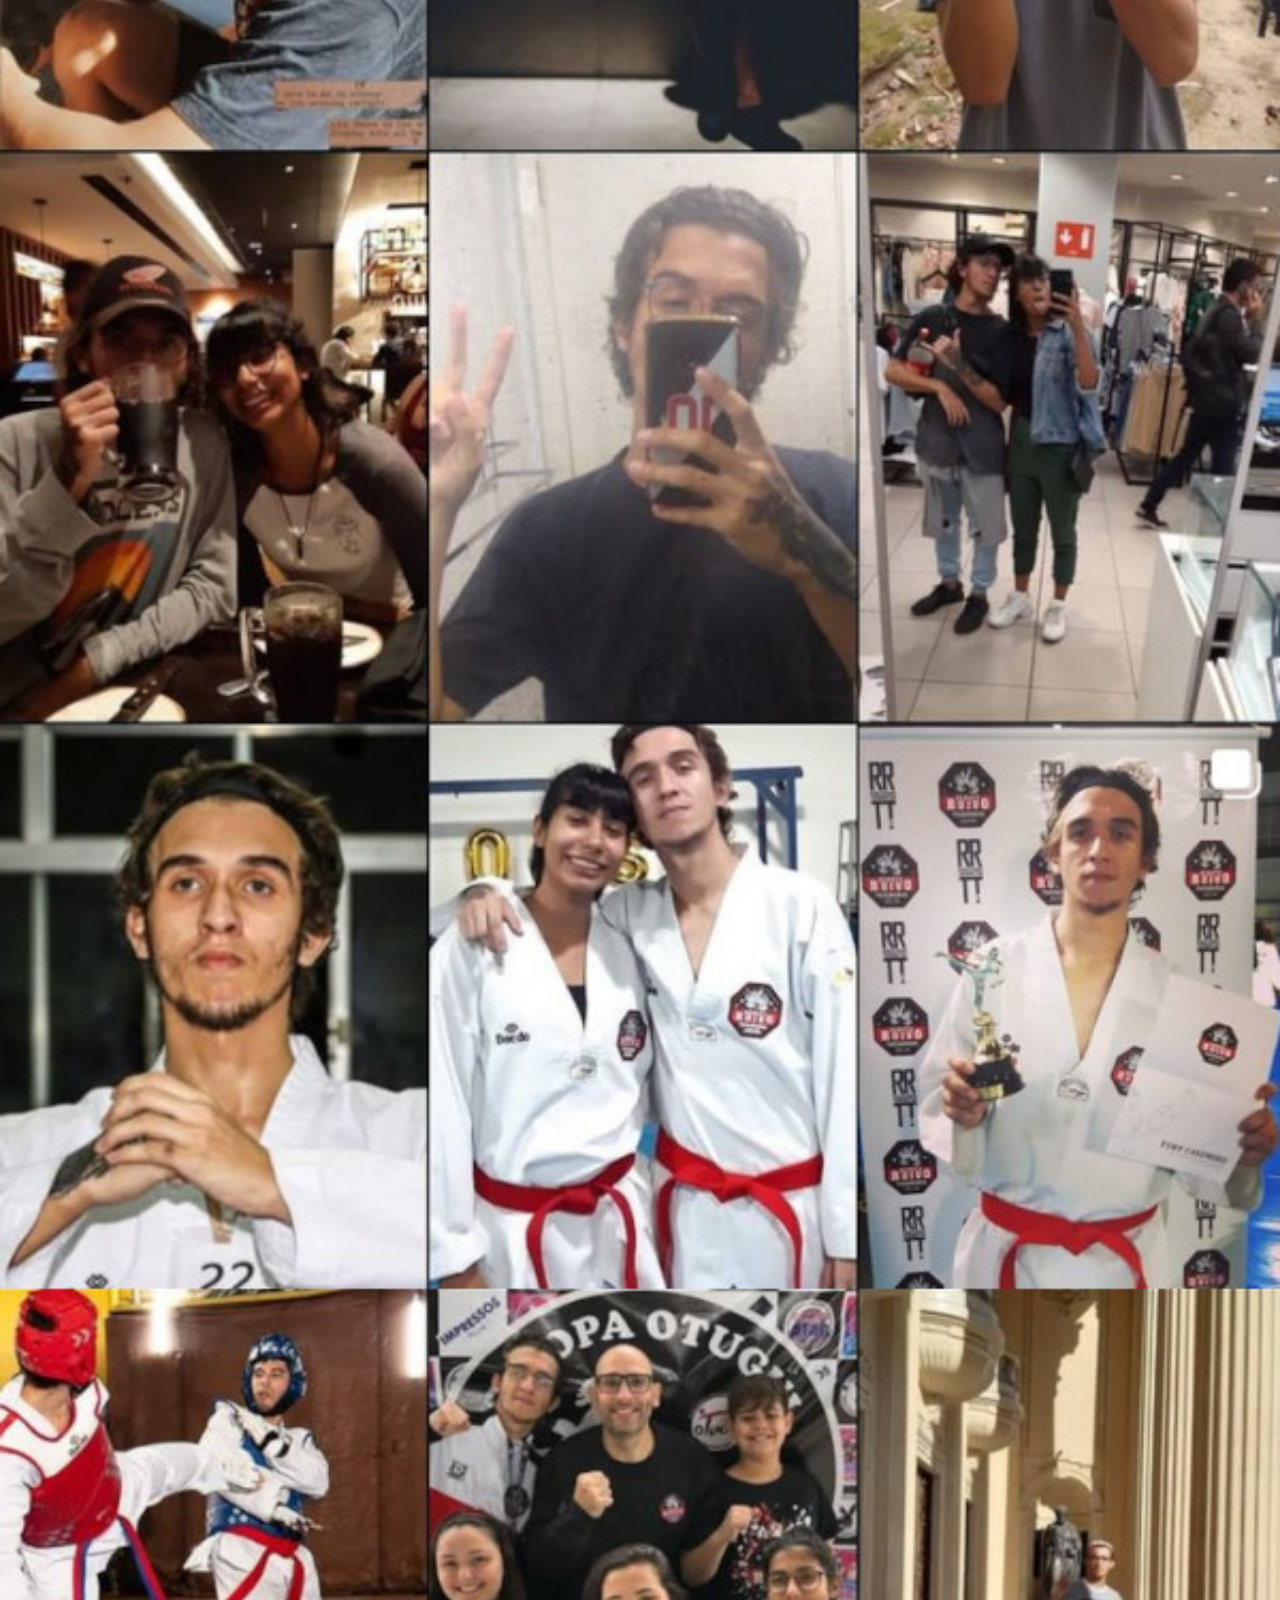
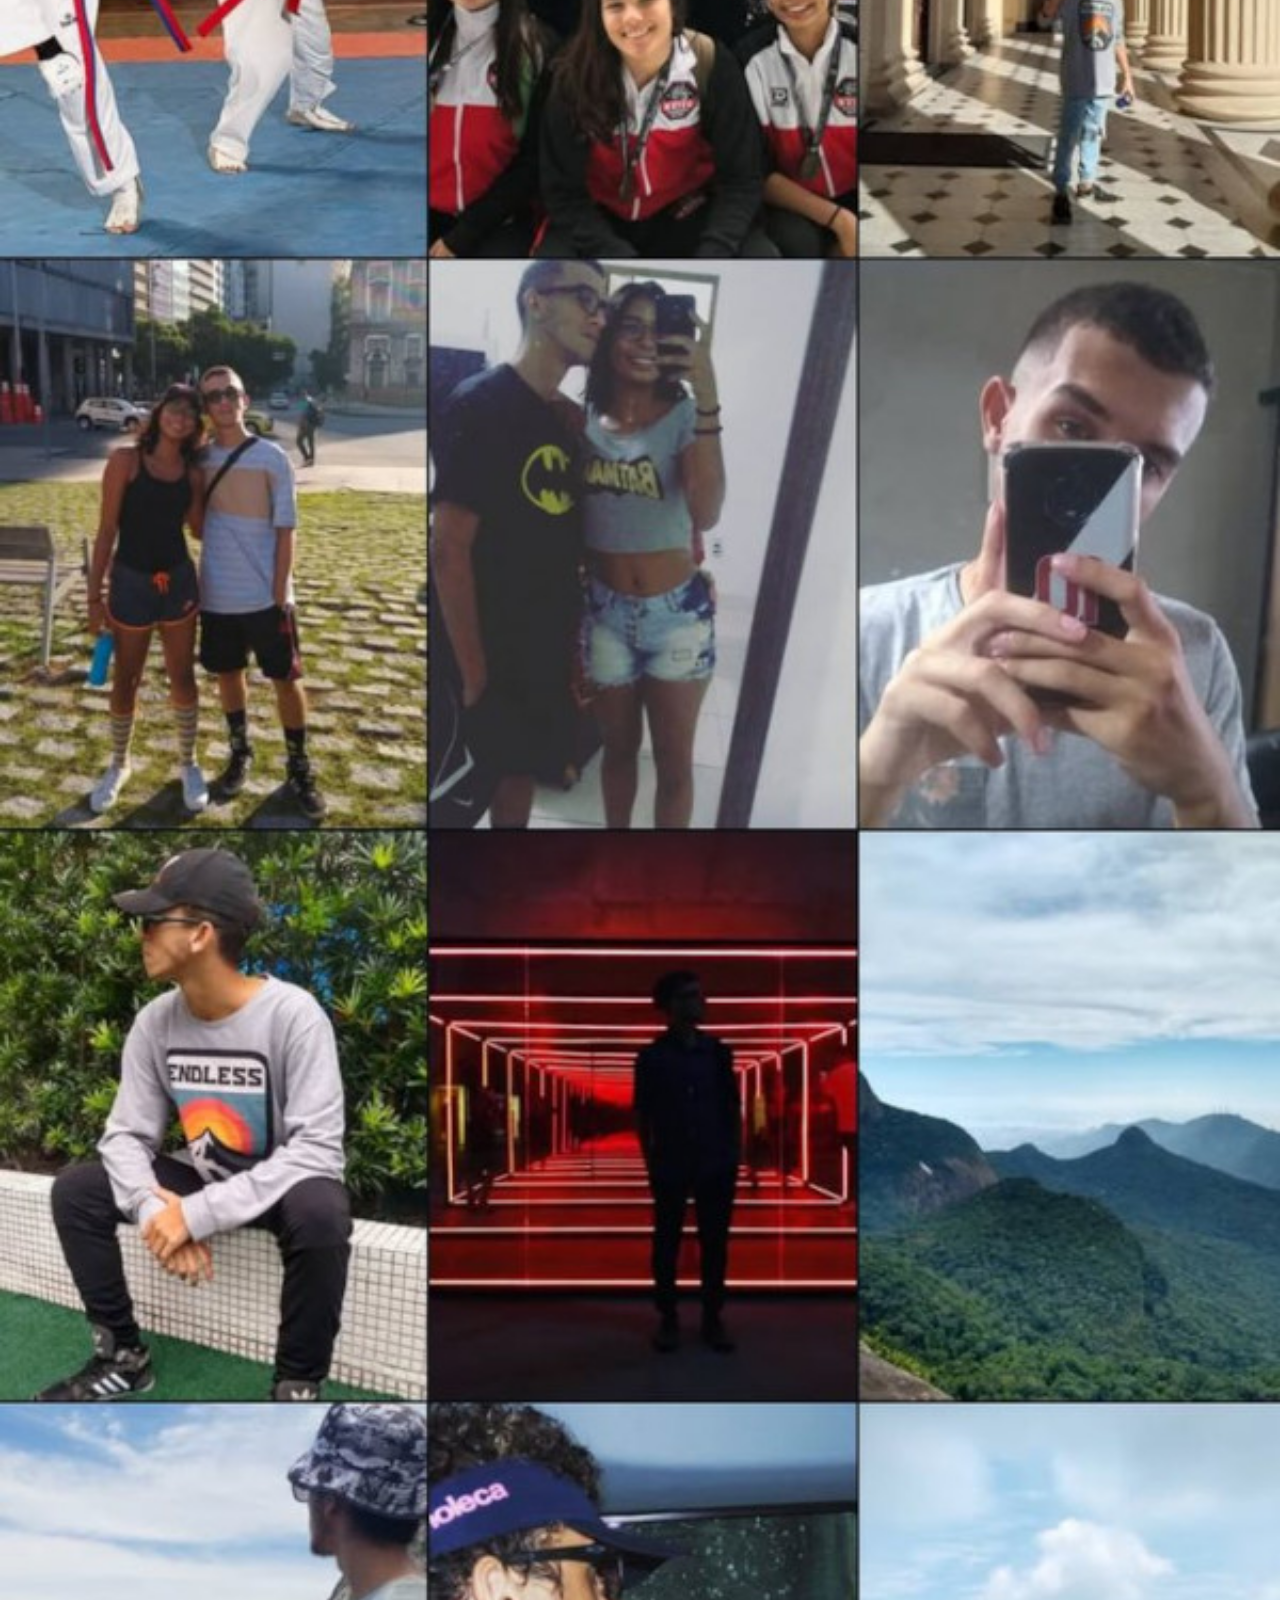
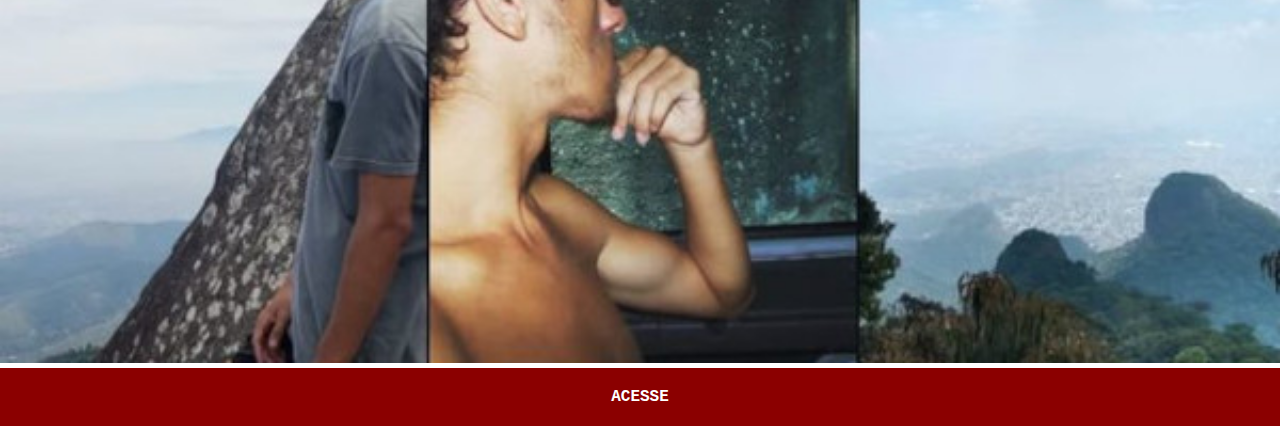
<file: instagram.html>
<!DOCTYPE html>
<html lang="pt-br">
<head>
    <meta charset="UTF-8">
    <meta name="viewport" content="width=device-width, initial-scale=1.0">
    <title>Instagram</title>
    <link rel="stylesheet" href="css/social.css">
</head>
<body>
    <img src="img/tela-instagram-yury.jpg" alt="Instagram">
    <a href="https://www.instagram.com/yurycasemiro?igsh=aDA4cTk3c3kzbWk3&utm_source=qr" target="_blank">ACESSE</a>
</body>
</html>
</file>
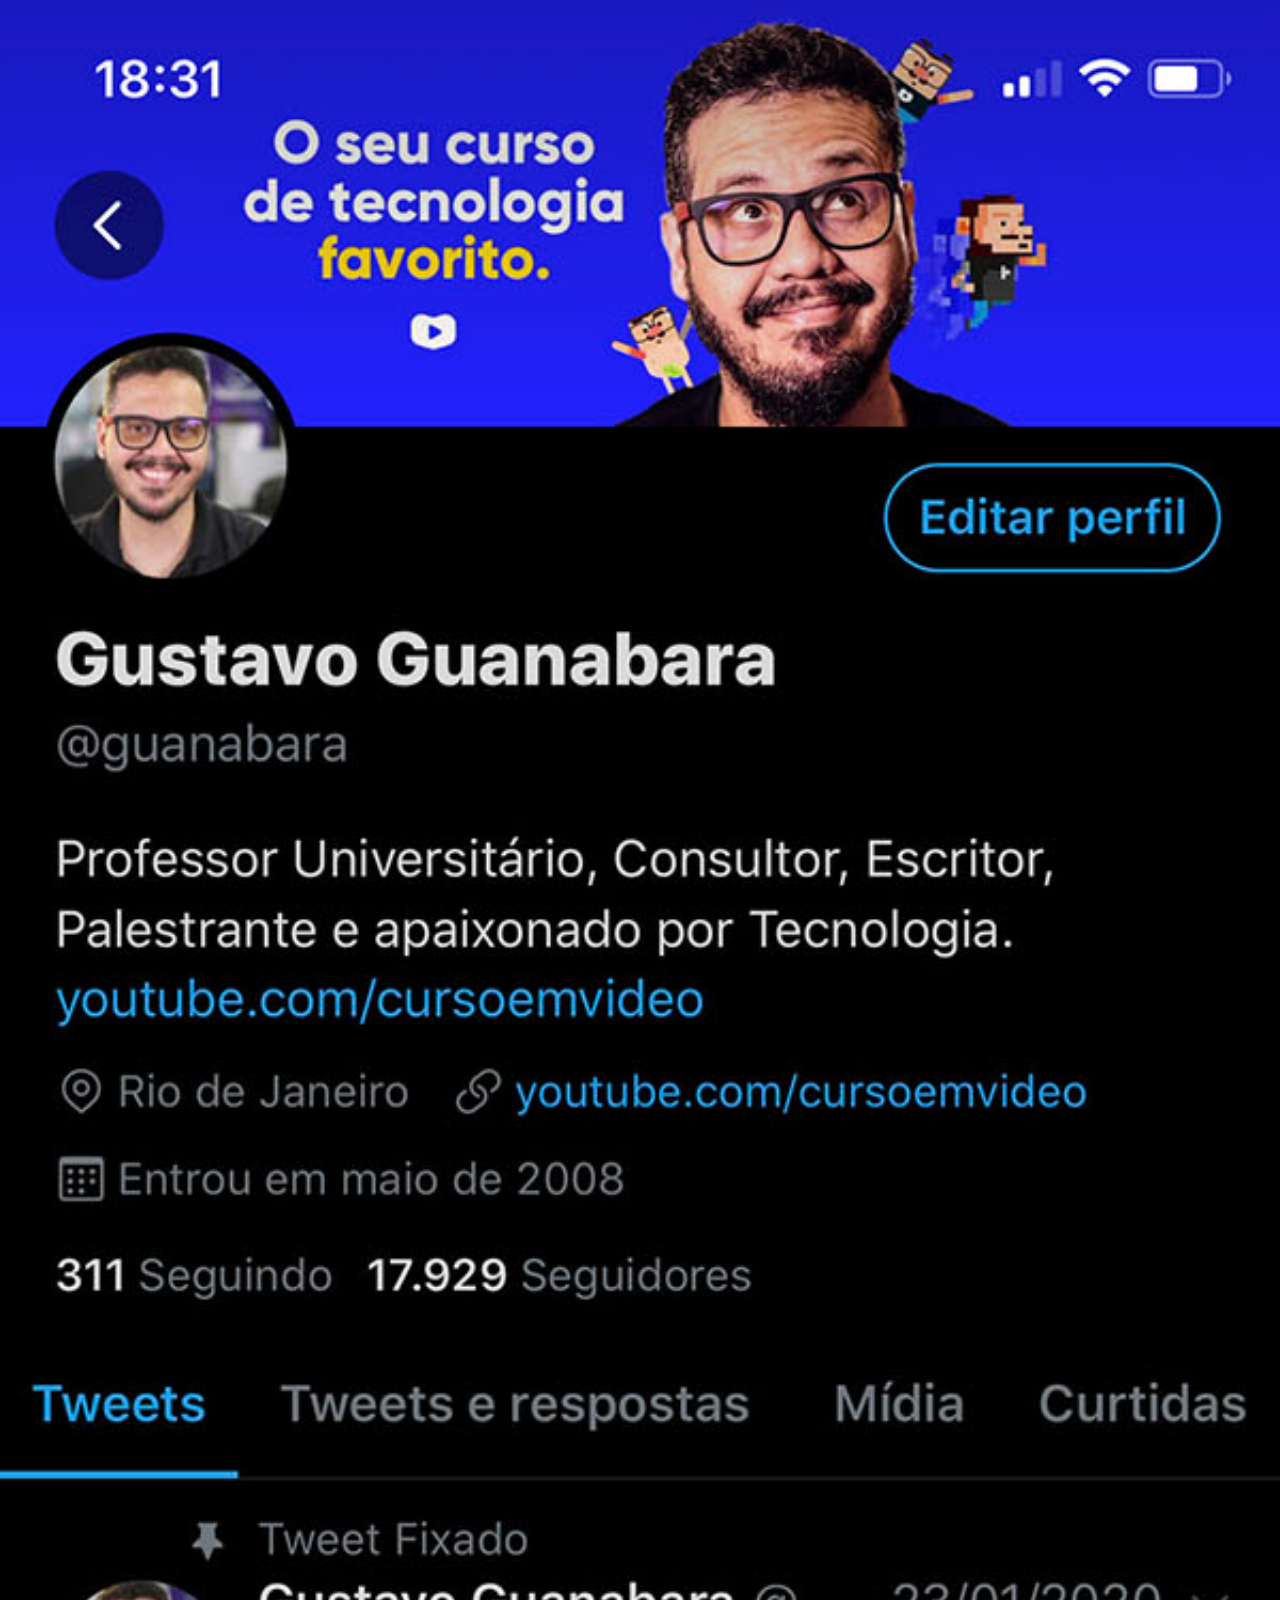
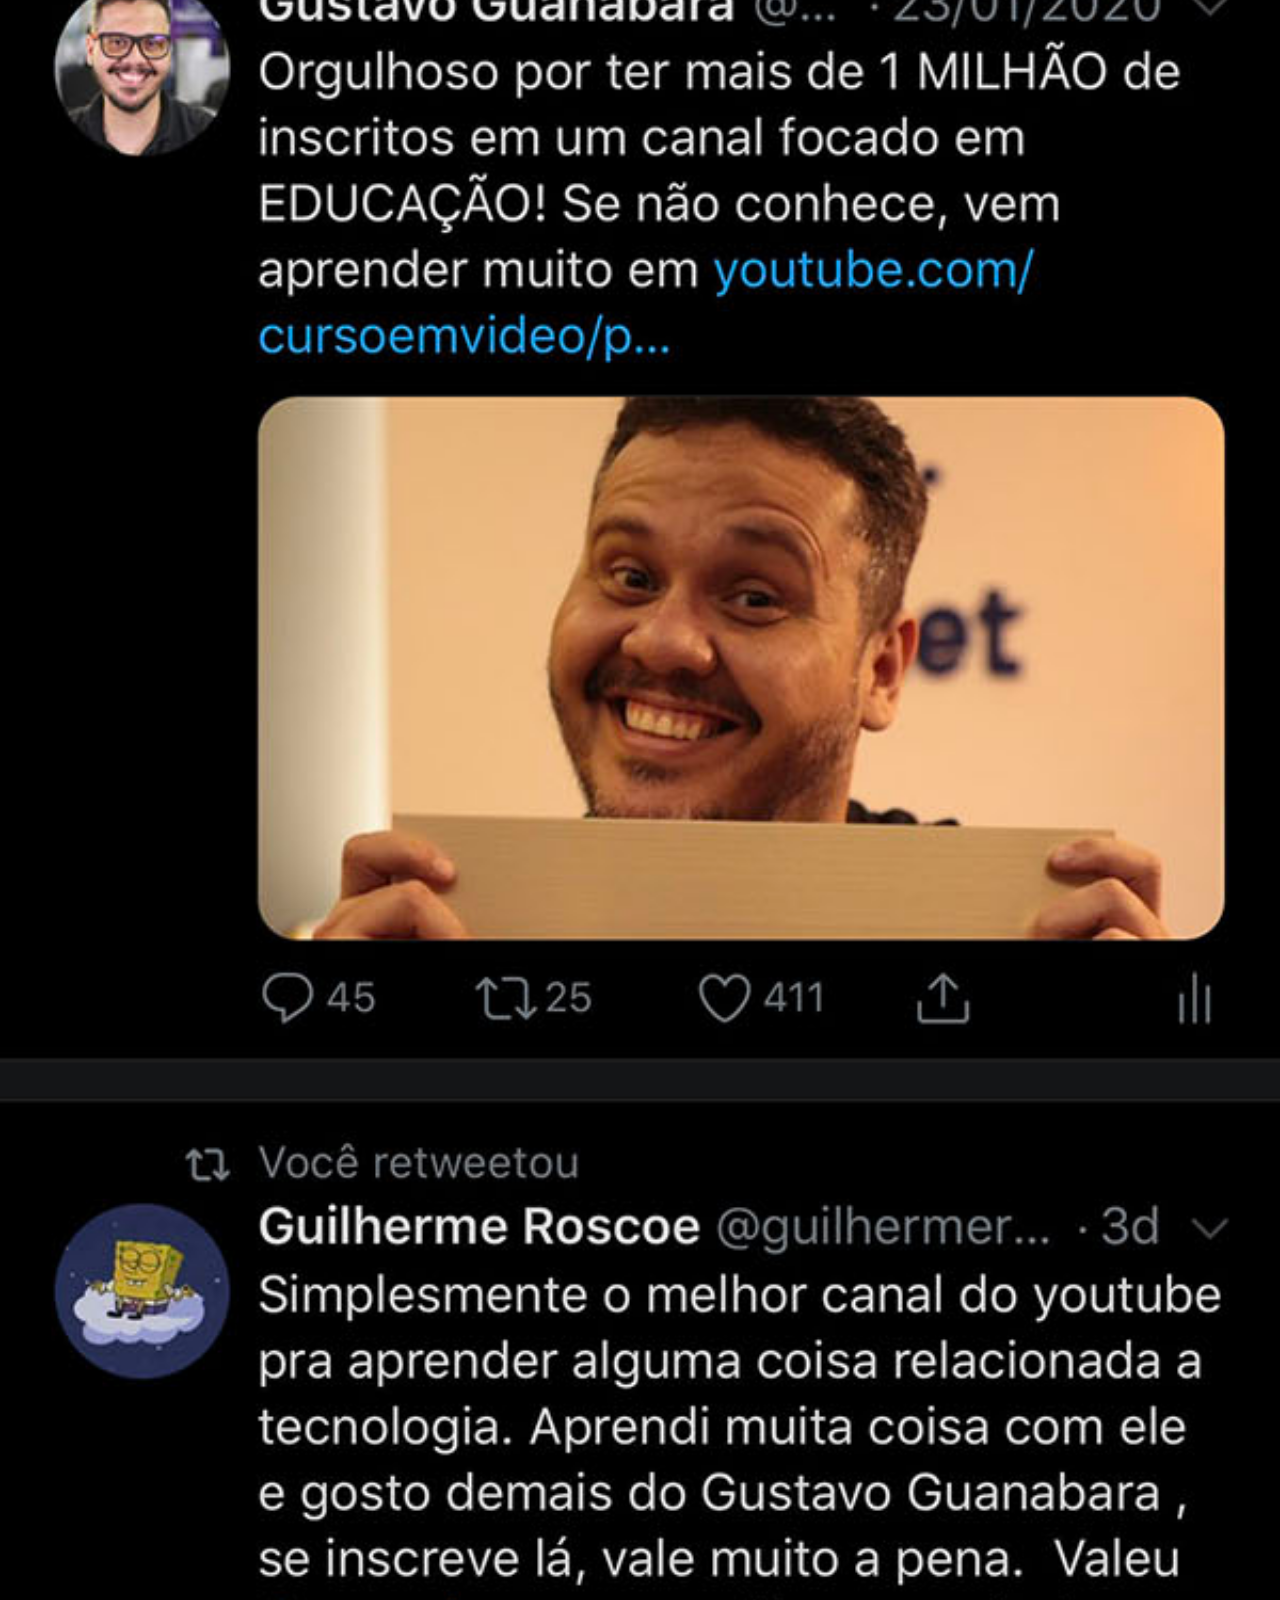
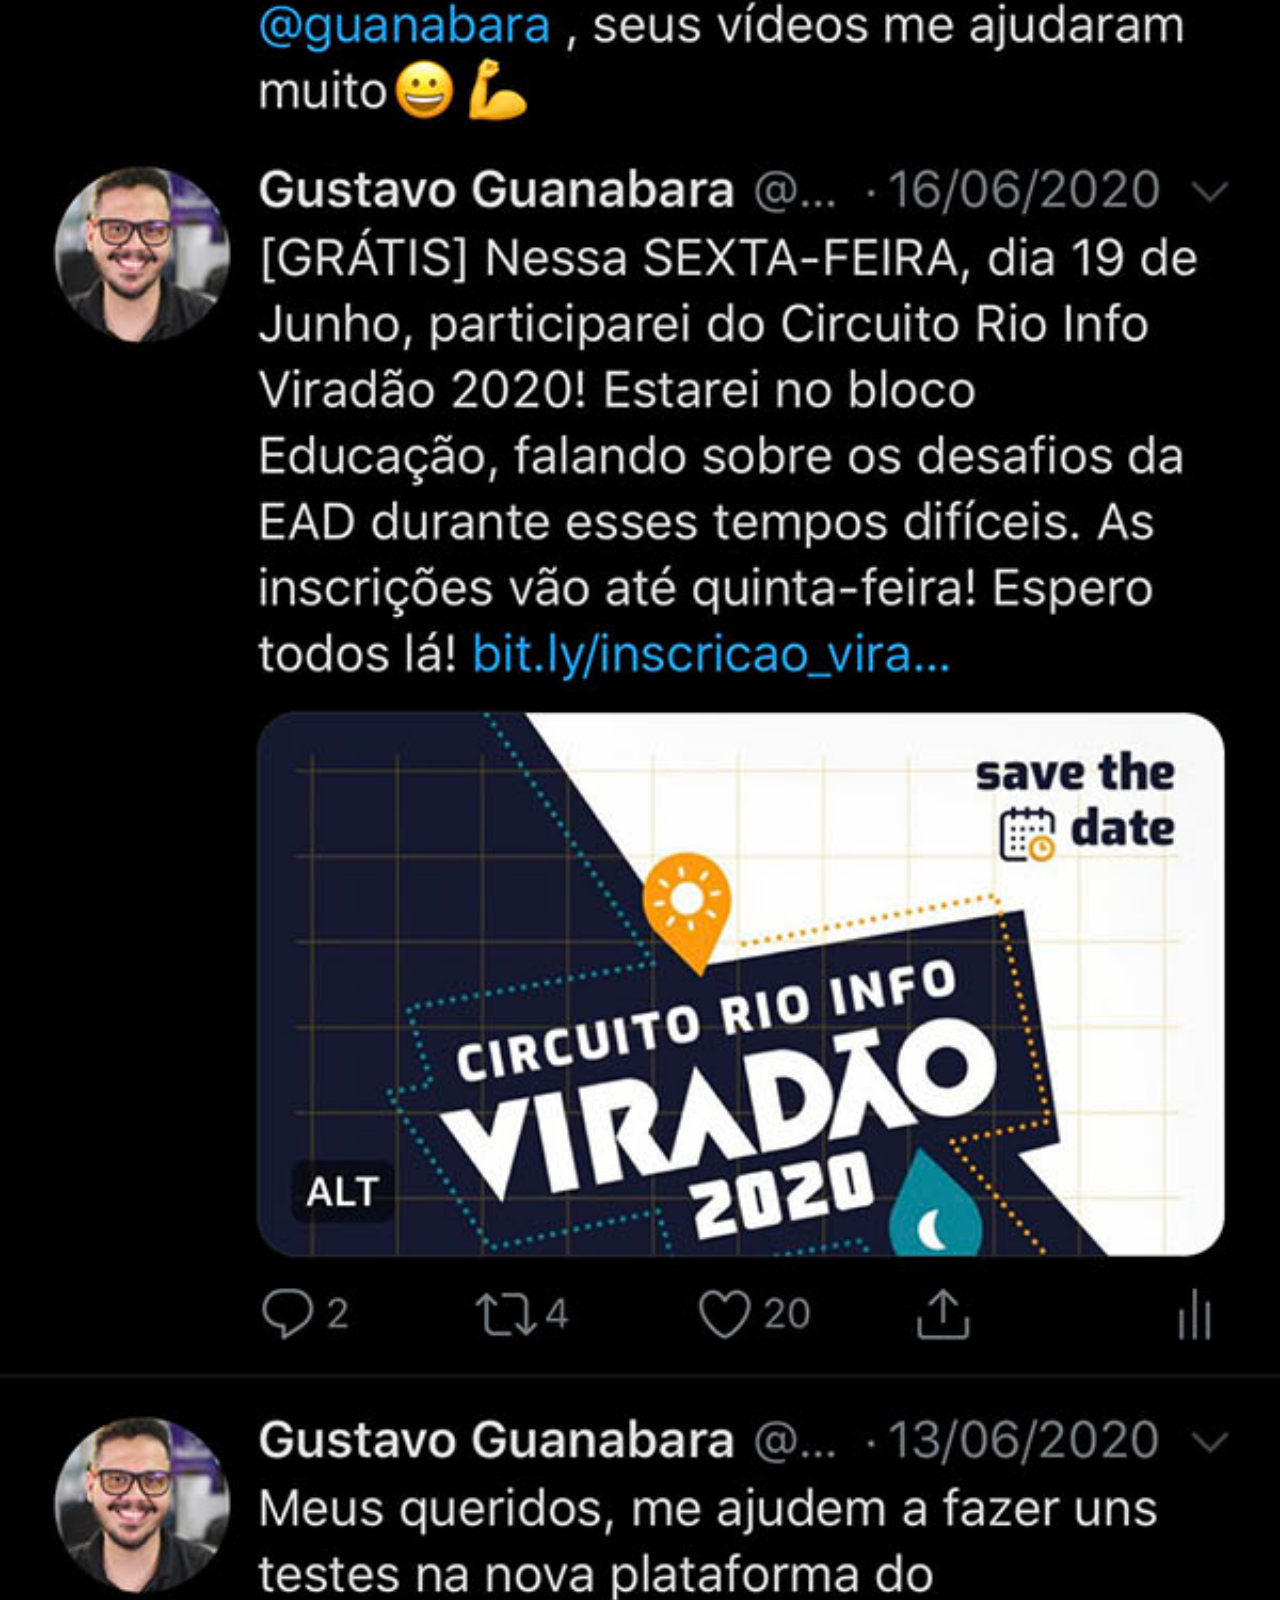
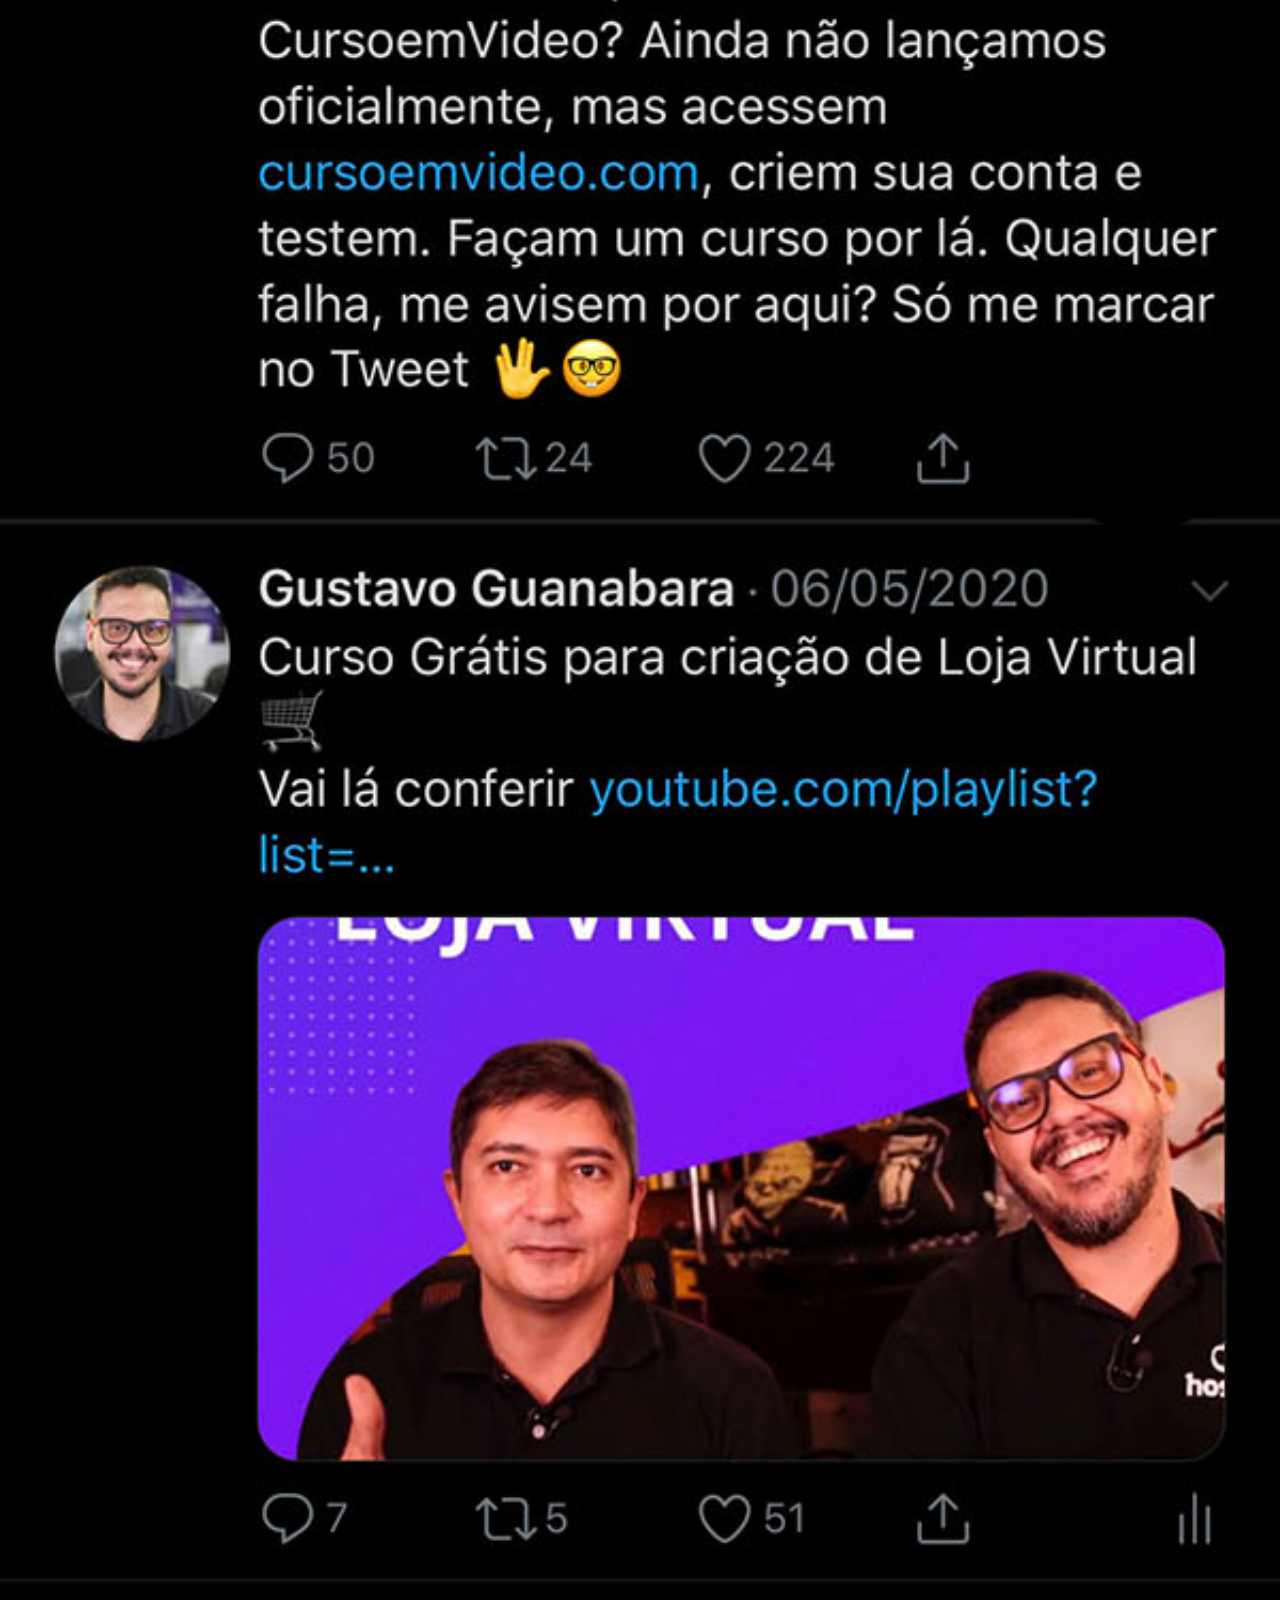
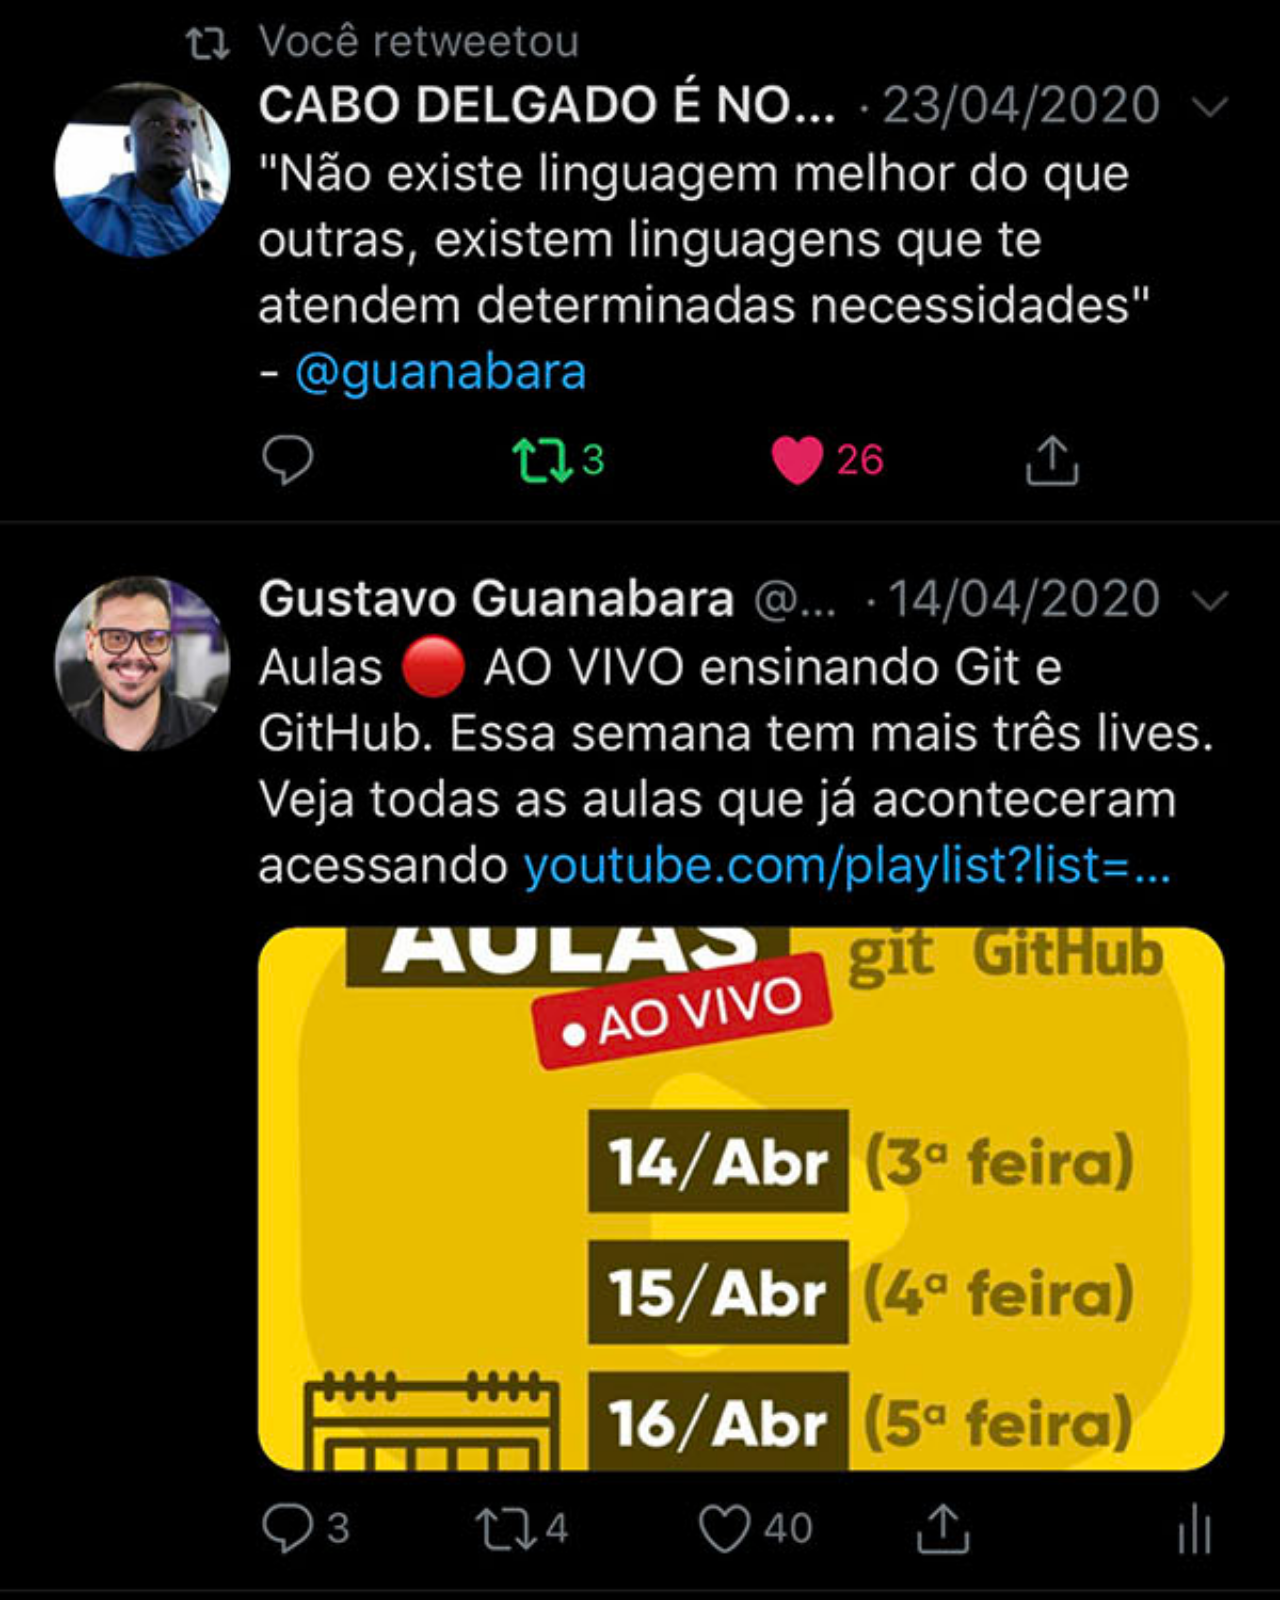
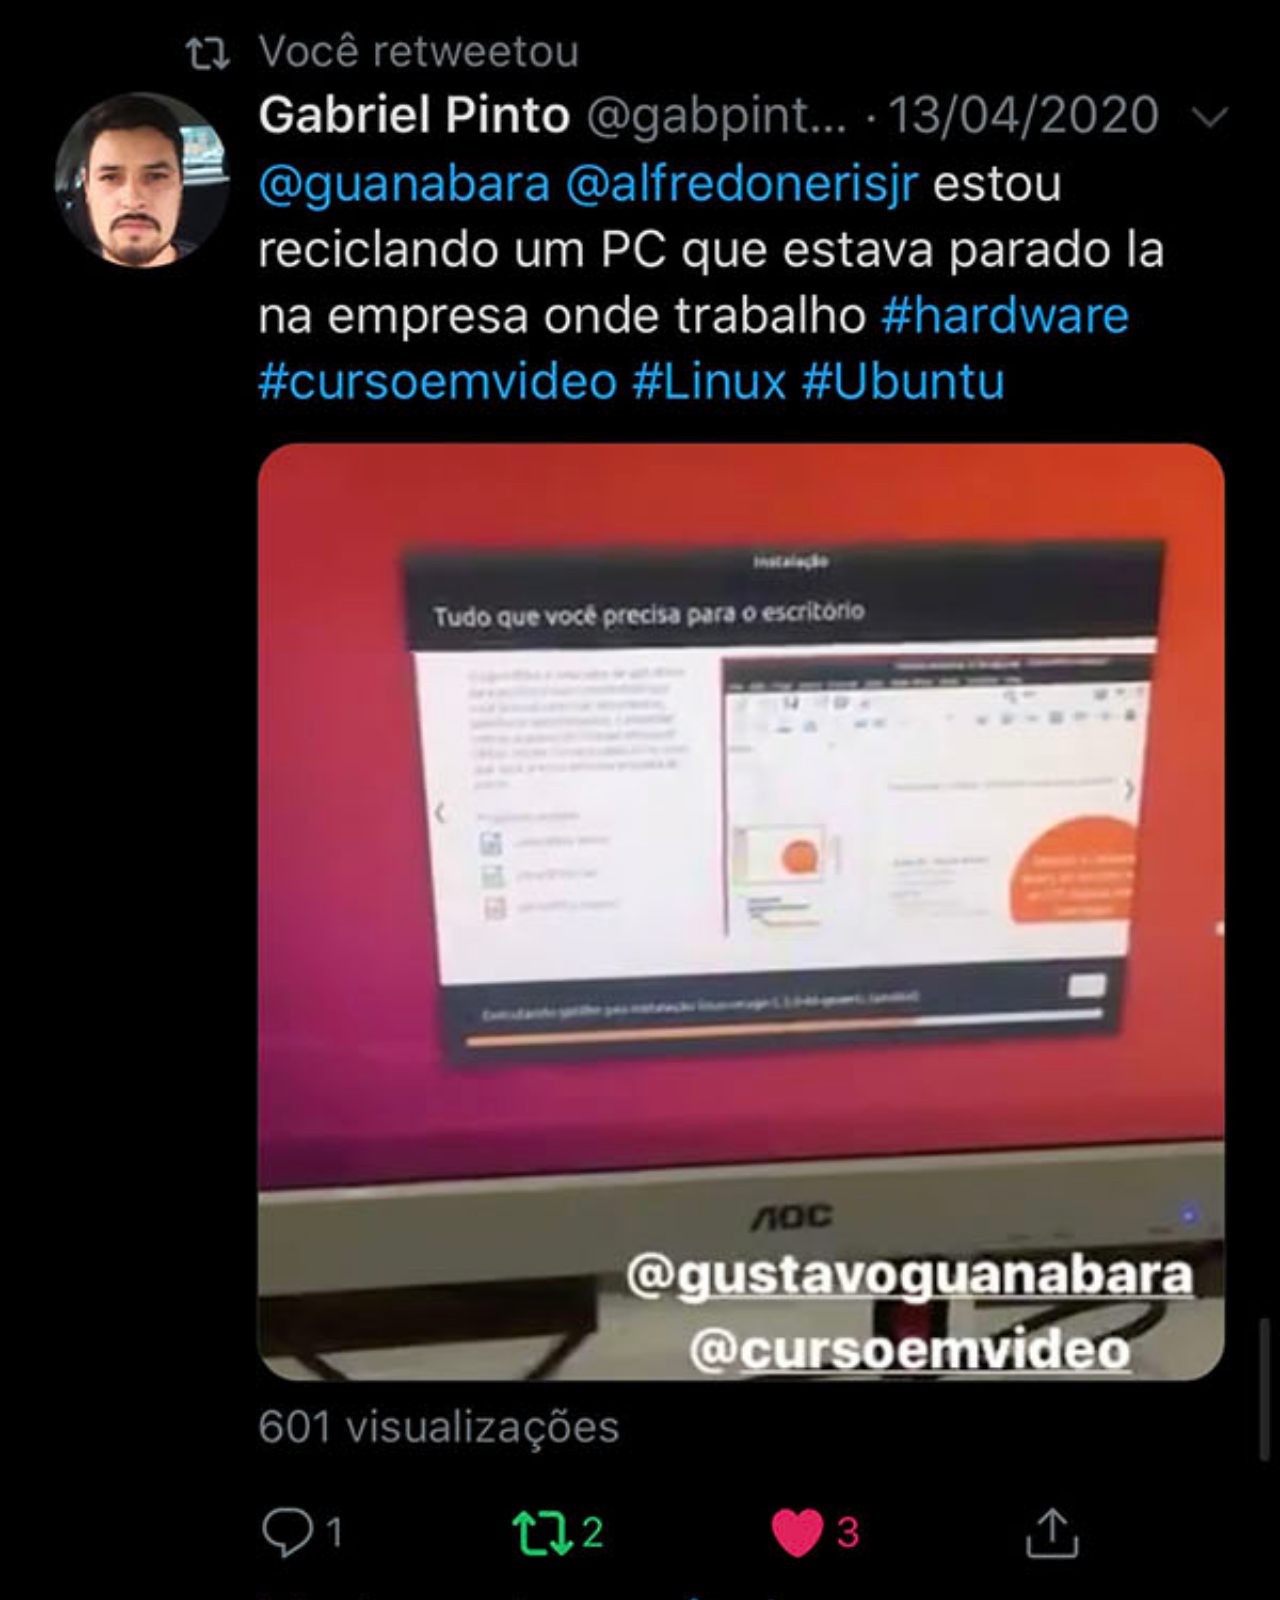
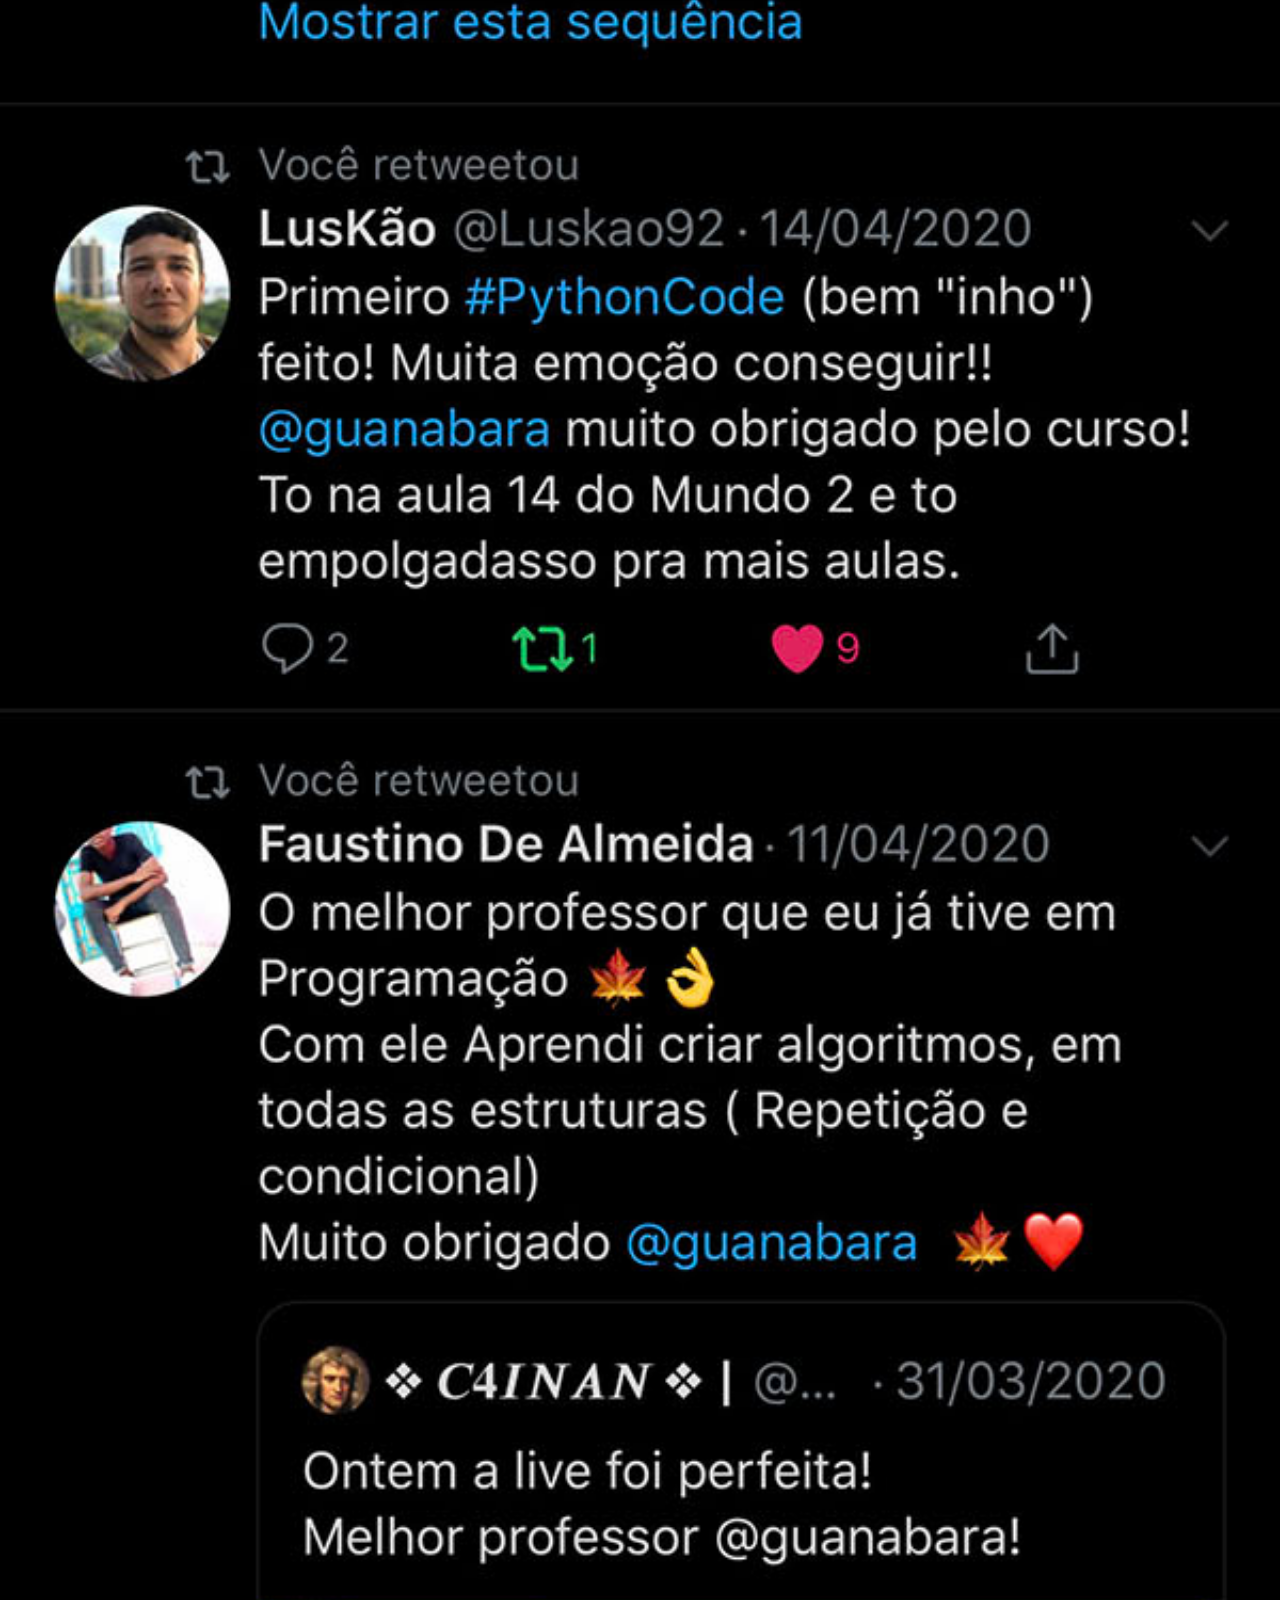
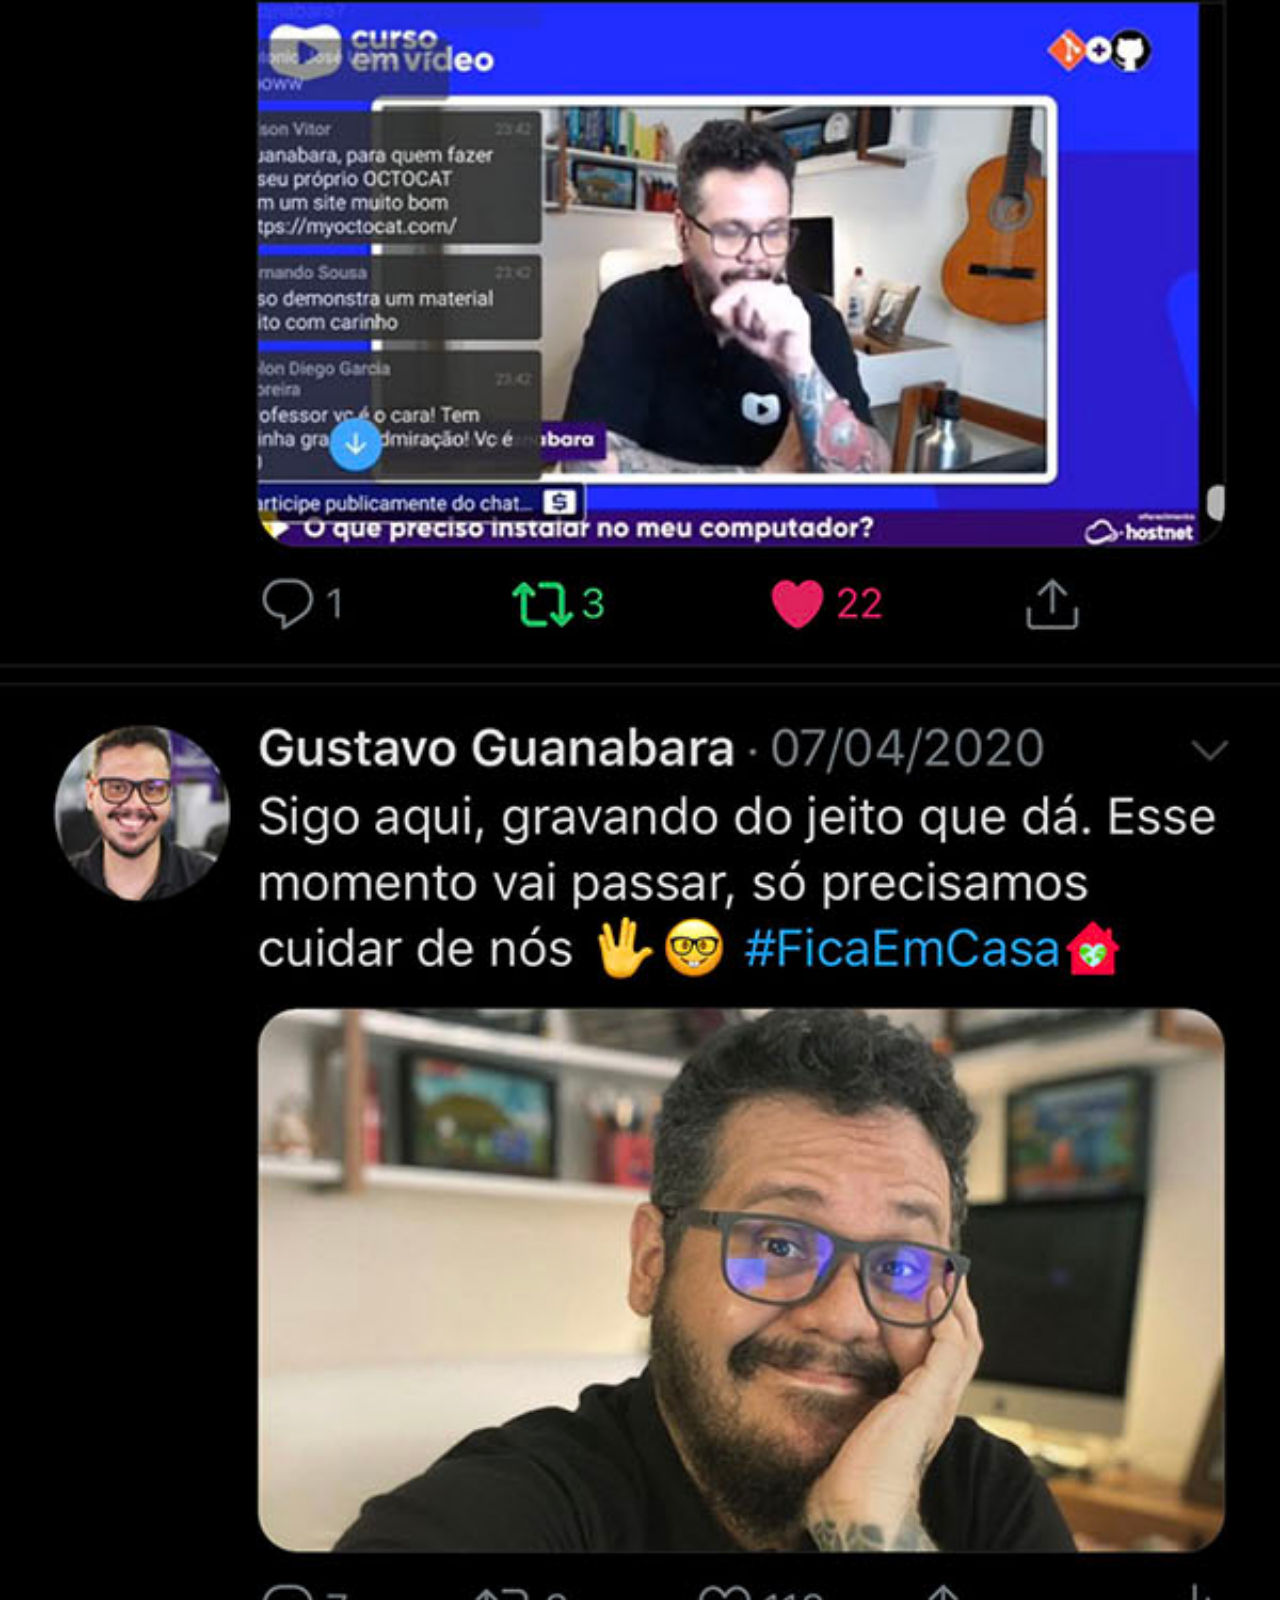
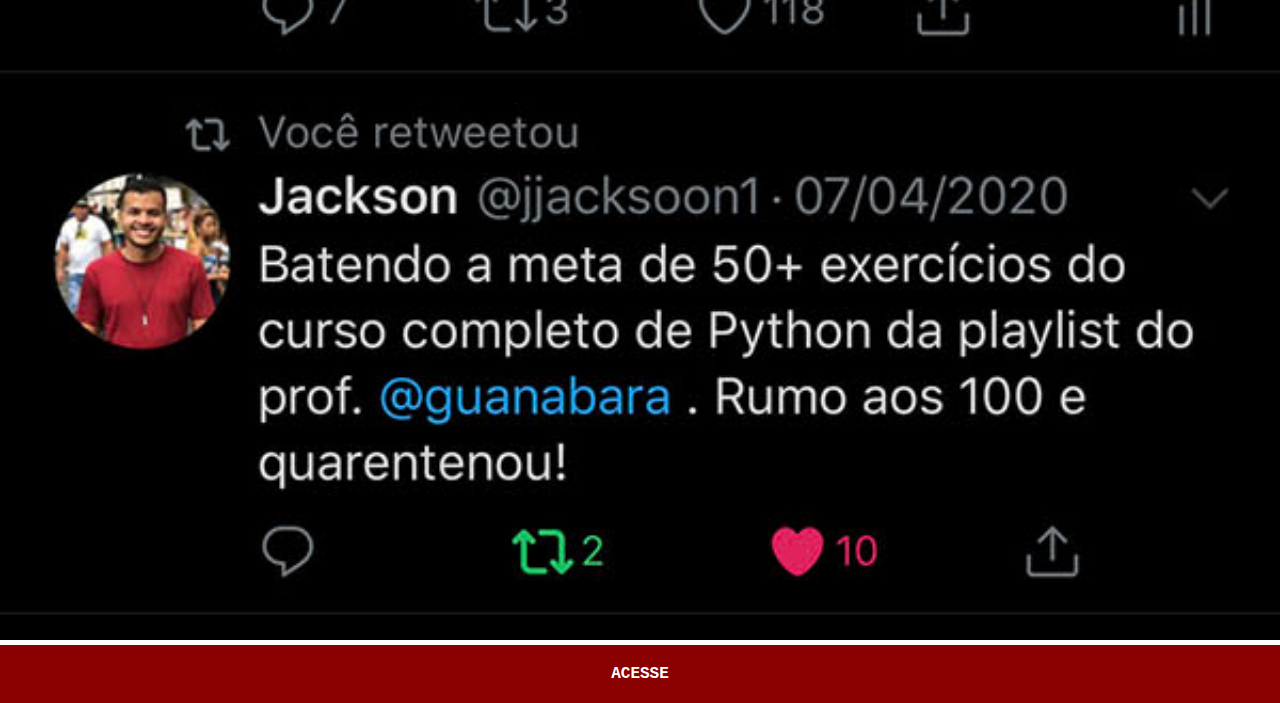
<file: twitter.html>
<!DOCTYPE html>
<html lang="pt-br">
<head>
    <meta charset="UTF-8">
    <meta name="viewport" content="width=device-width, initial-scale=1.0">
    <title>Twitter</title>
    <link rel="stylesheet" href="css/social.css">
</head>
<body>
    <img src="img/tela-twitter.jpg" alt="Twitter">
    <a href="#" target="_blank">ACESSE</a>
</body>
</html>
</file>
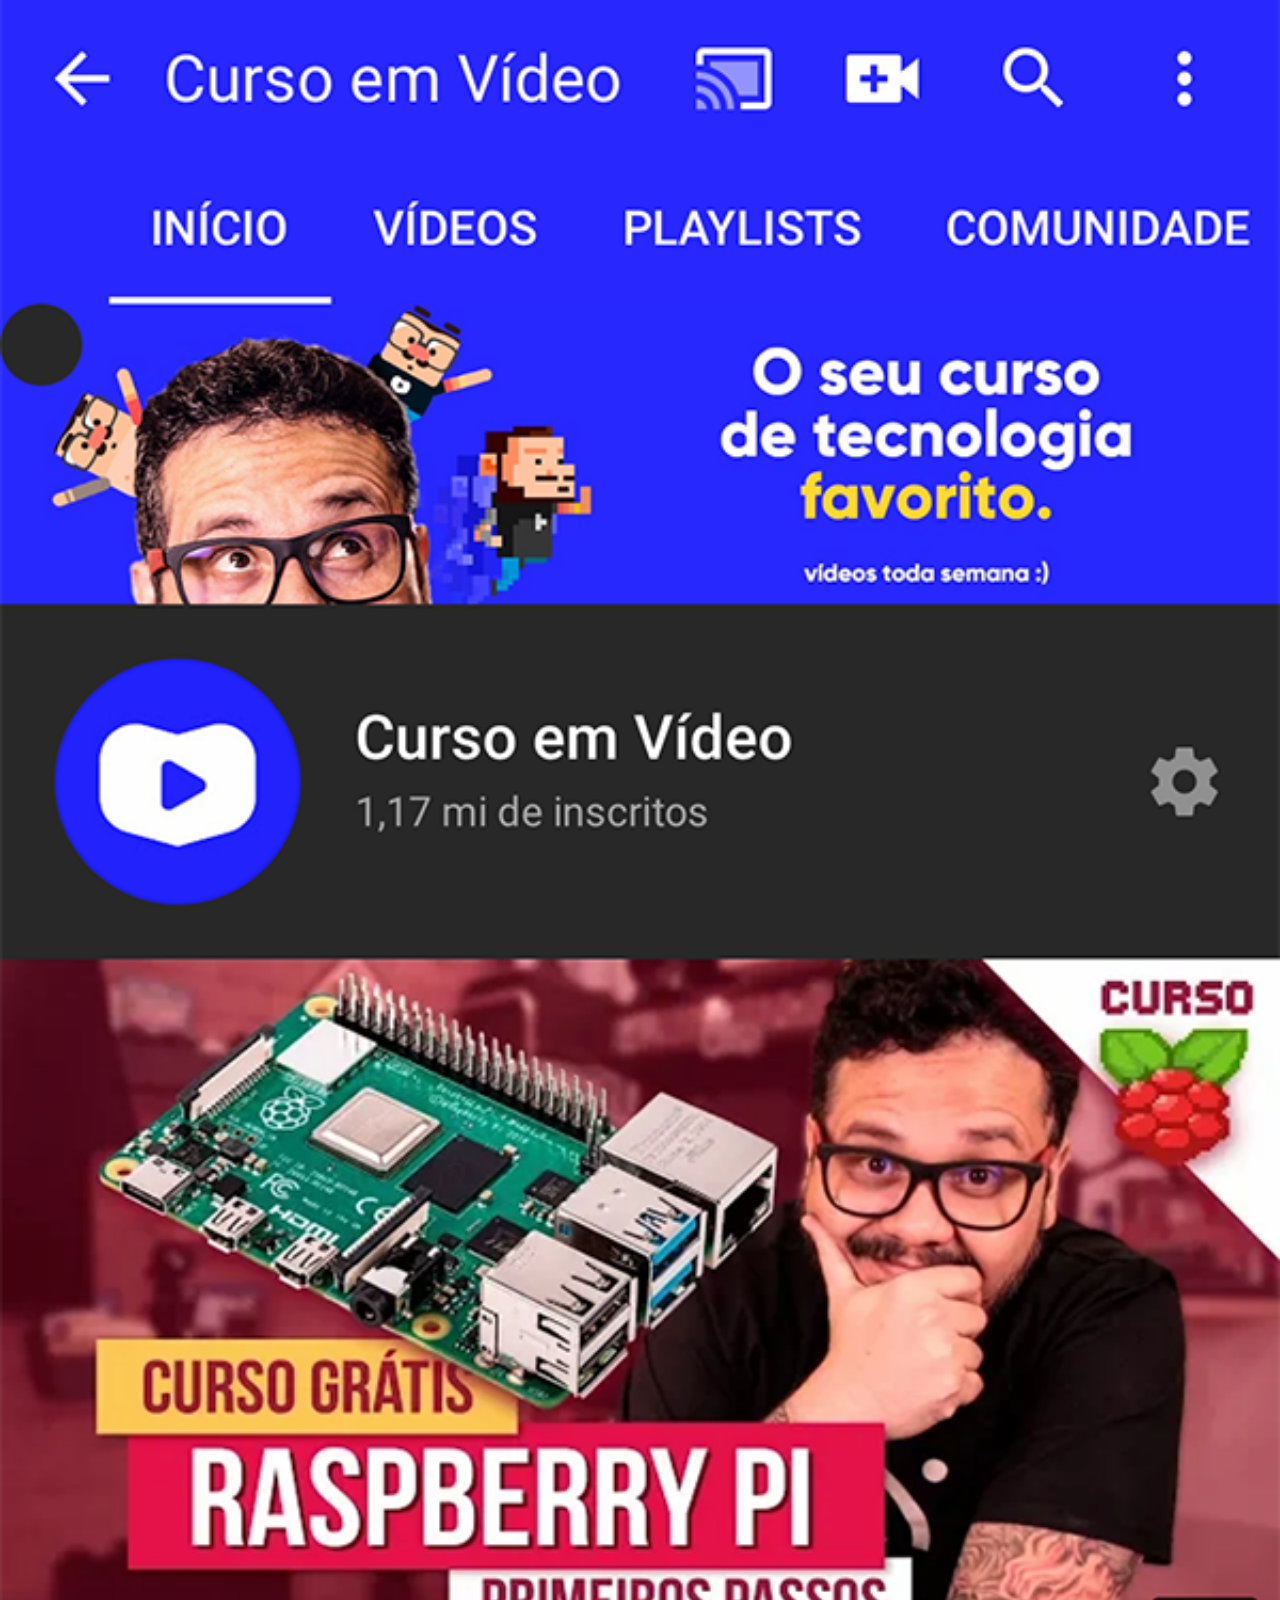
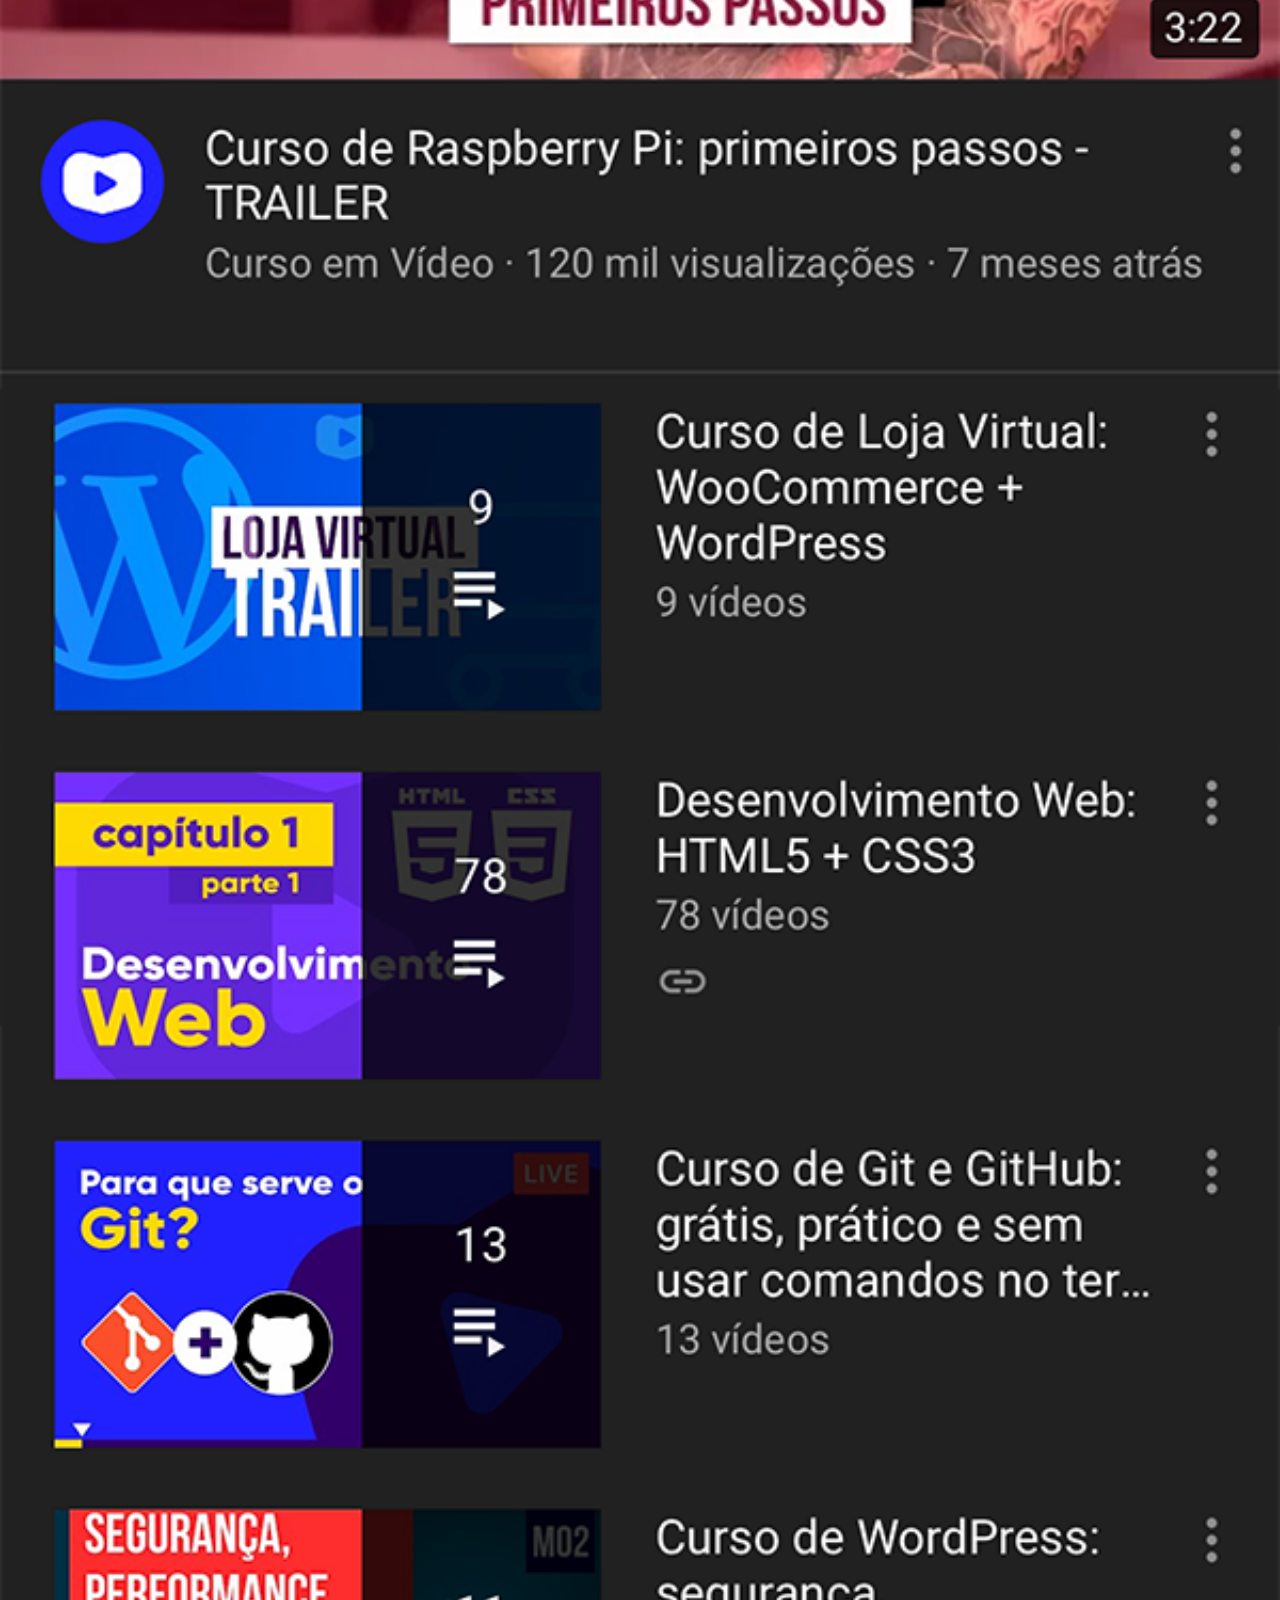
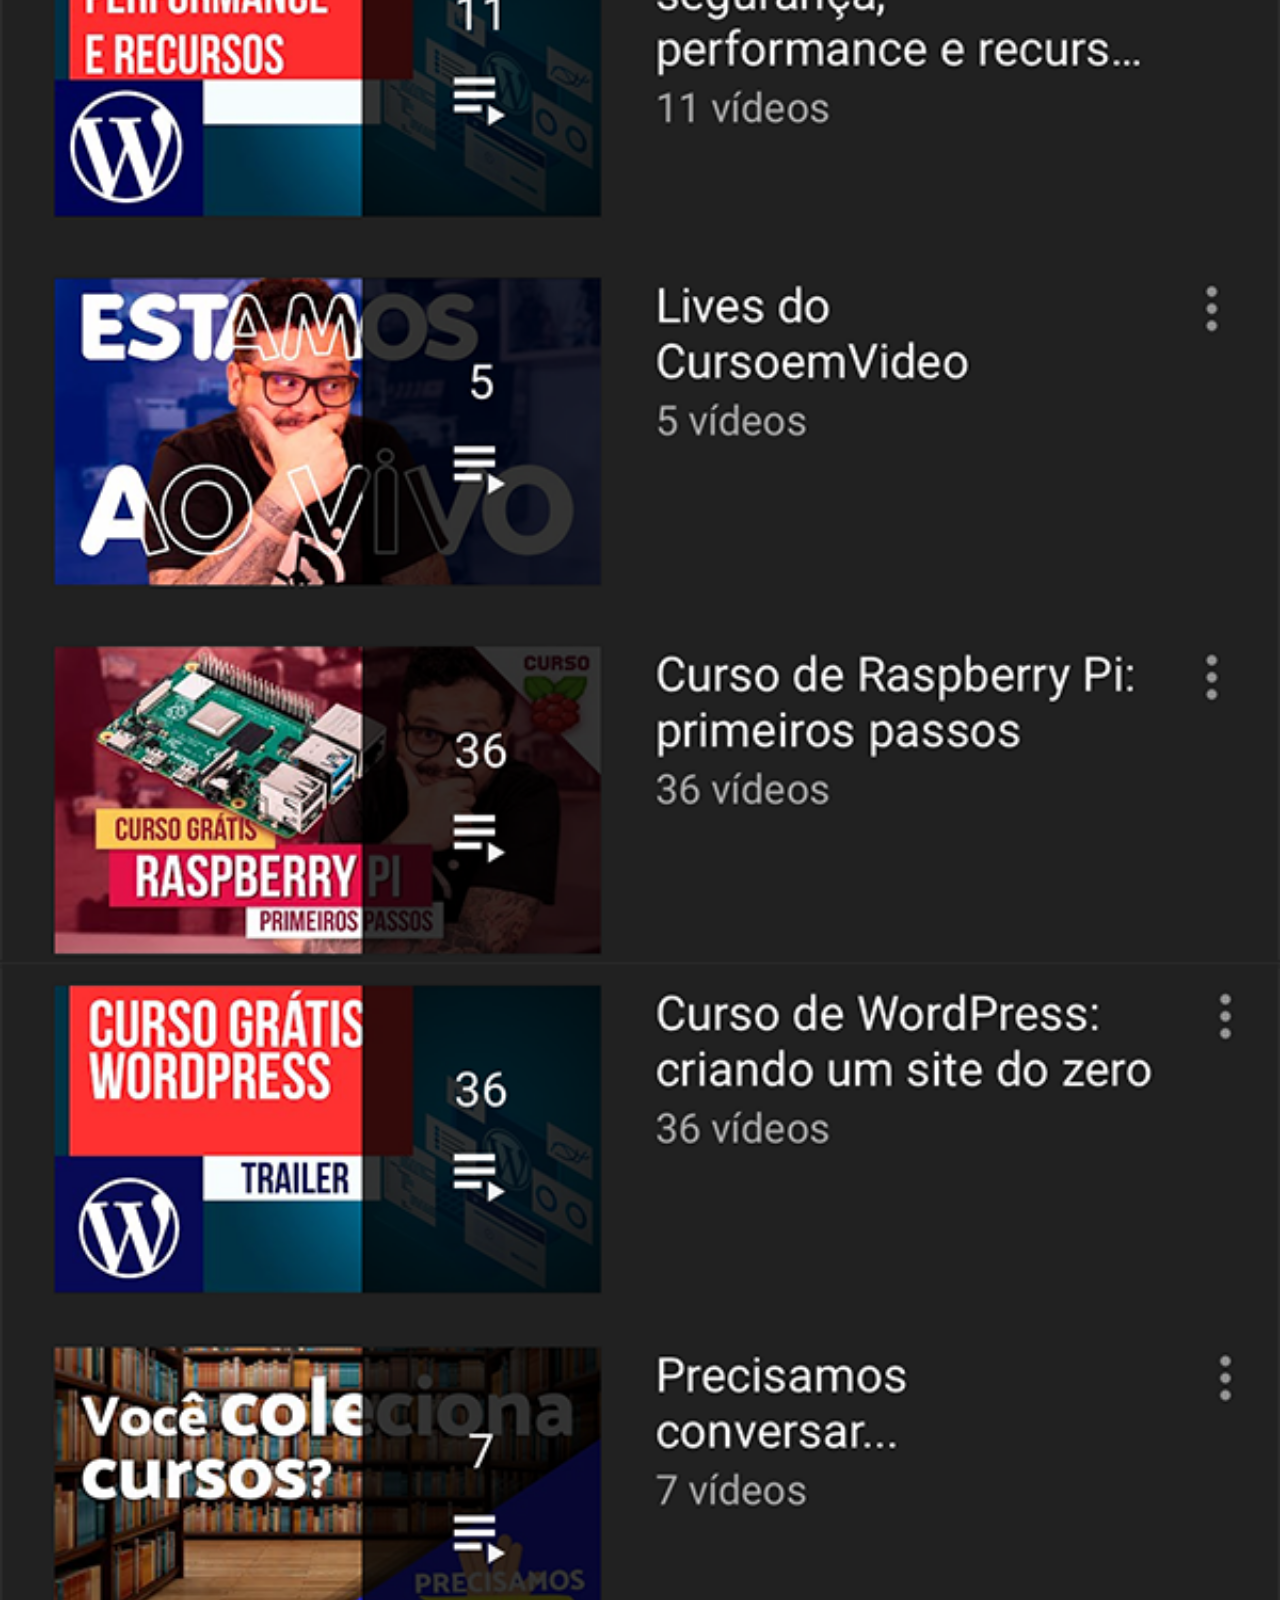
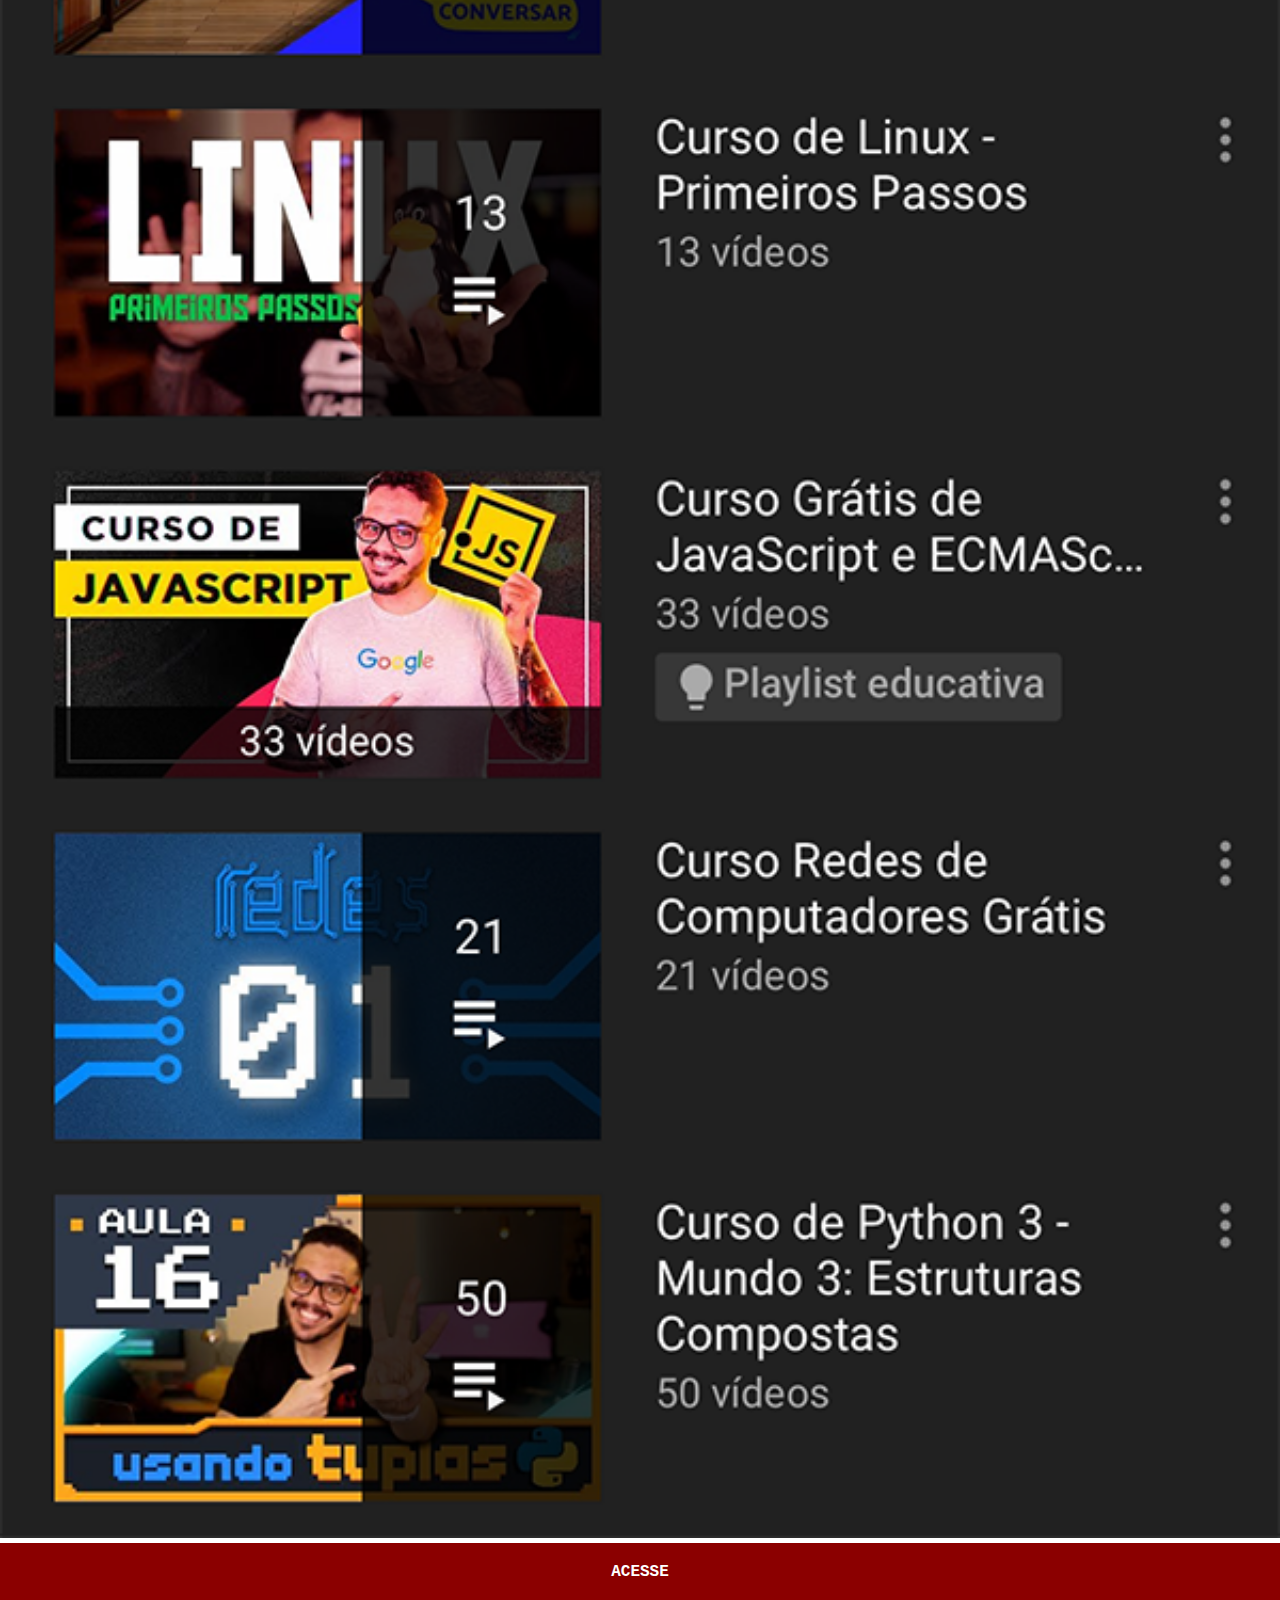
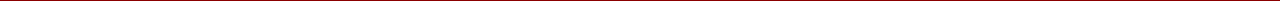
<file: youtube.html>
<!DOCTYPE html>
<html lang="pt-br">
<head>
    <meta charset="UTF-8">
    <meta name="viewport" content="width=device-width, initial-scale=1.0">
    <title>youtube</title>
    <link rel="stylesheet" href="/css/social.css">
</head>
<body>
    <img src="img/tela-youtube.png" alt="Youtube">
    <a href="https://www.youtube.com/@Crsyuu" target="_blank">ACESSE</a>
</body>
</html>
</file>
<file: css/style.css>
/* Configuração global */
@charset "UTF-8";

* {
    margin: 0;
    padding: 0;
}

html, body {
    width: 100vw;
    height: 100vh;
}

body {
    background: url(../img/fundo-madeira.jpg) no-repeat top center;
    background-size: cover;
}

main {
    position: relative;
    height: 100vh;
}

/* Configuração celular */

section#telefone {
    position: absolute;
    top: 50%;
    left: 50%;
    transform: translate(-50%, -50%);
    height: 627px;
    width: 311px;
    background: url('../img/frame-iphone.png') no-repeat;
}

iframe#tela {
    position: relative;
    top: 80px;
    left: 22px;
    width: 267px;
    height: 471px;
}

/* Configuração dos links dentro da tela do telefone */
section#redes-sociais {
    text-align: right;
}

section#redes-sociais img {
    width: 50px;
    margin: 10px;
    border-radius: 50%;
    box-shadow: 2px 2px 5px rgba(0, 0, 0, 0.600);
    box-sizing: border-box;

}

section#redes-sociais img:hover {
    border: 2px solid white;
    transform: translate(-3px, -3px);
    box-shadow: 5px 5px 10px rgba(0, 0, 0, 0.679);
    transition: transform 0.3s;
}
</file>
<file: css/social.css>
@charset "UTF-8";

* {
    margin: 0px;
    padding: 0px;
    font-family: 'Courier New', Courier, monospace;
}

::-webkit-scrollbar {
    width: 0px;
    height: 0px;
}

img {
    width: 100vw;
}

a {
    display: block;
    background-color: darkred;
    padding: 20px;
    text-align: center;
    font-weight: bolder;
    text-decoration: none;
    color: white;
}

a:hover {
    background-color: red;
}
</file>
